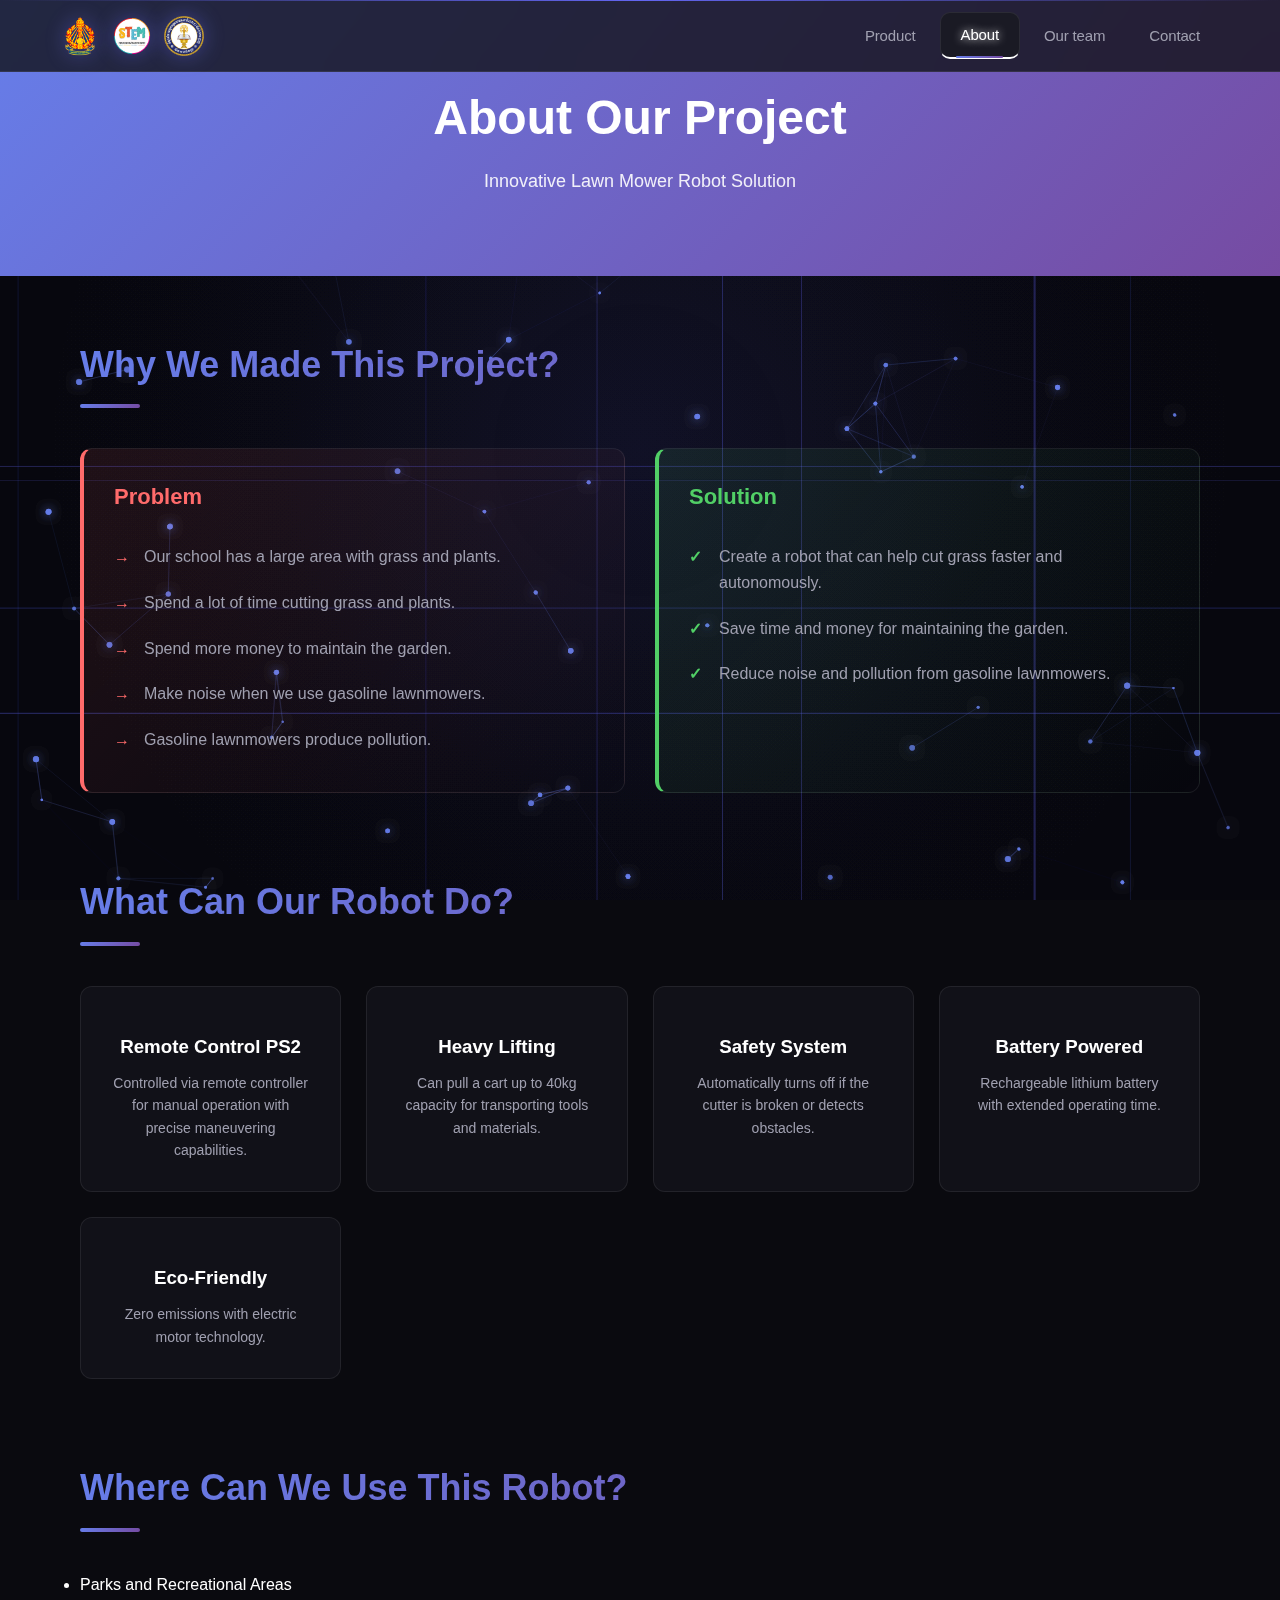
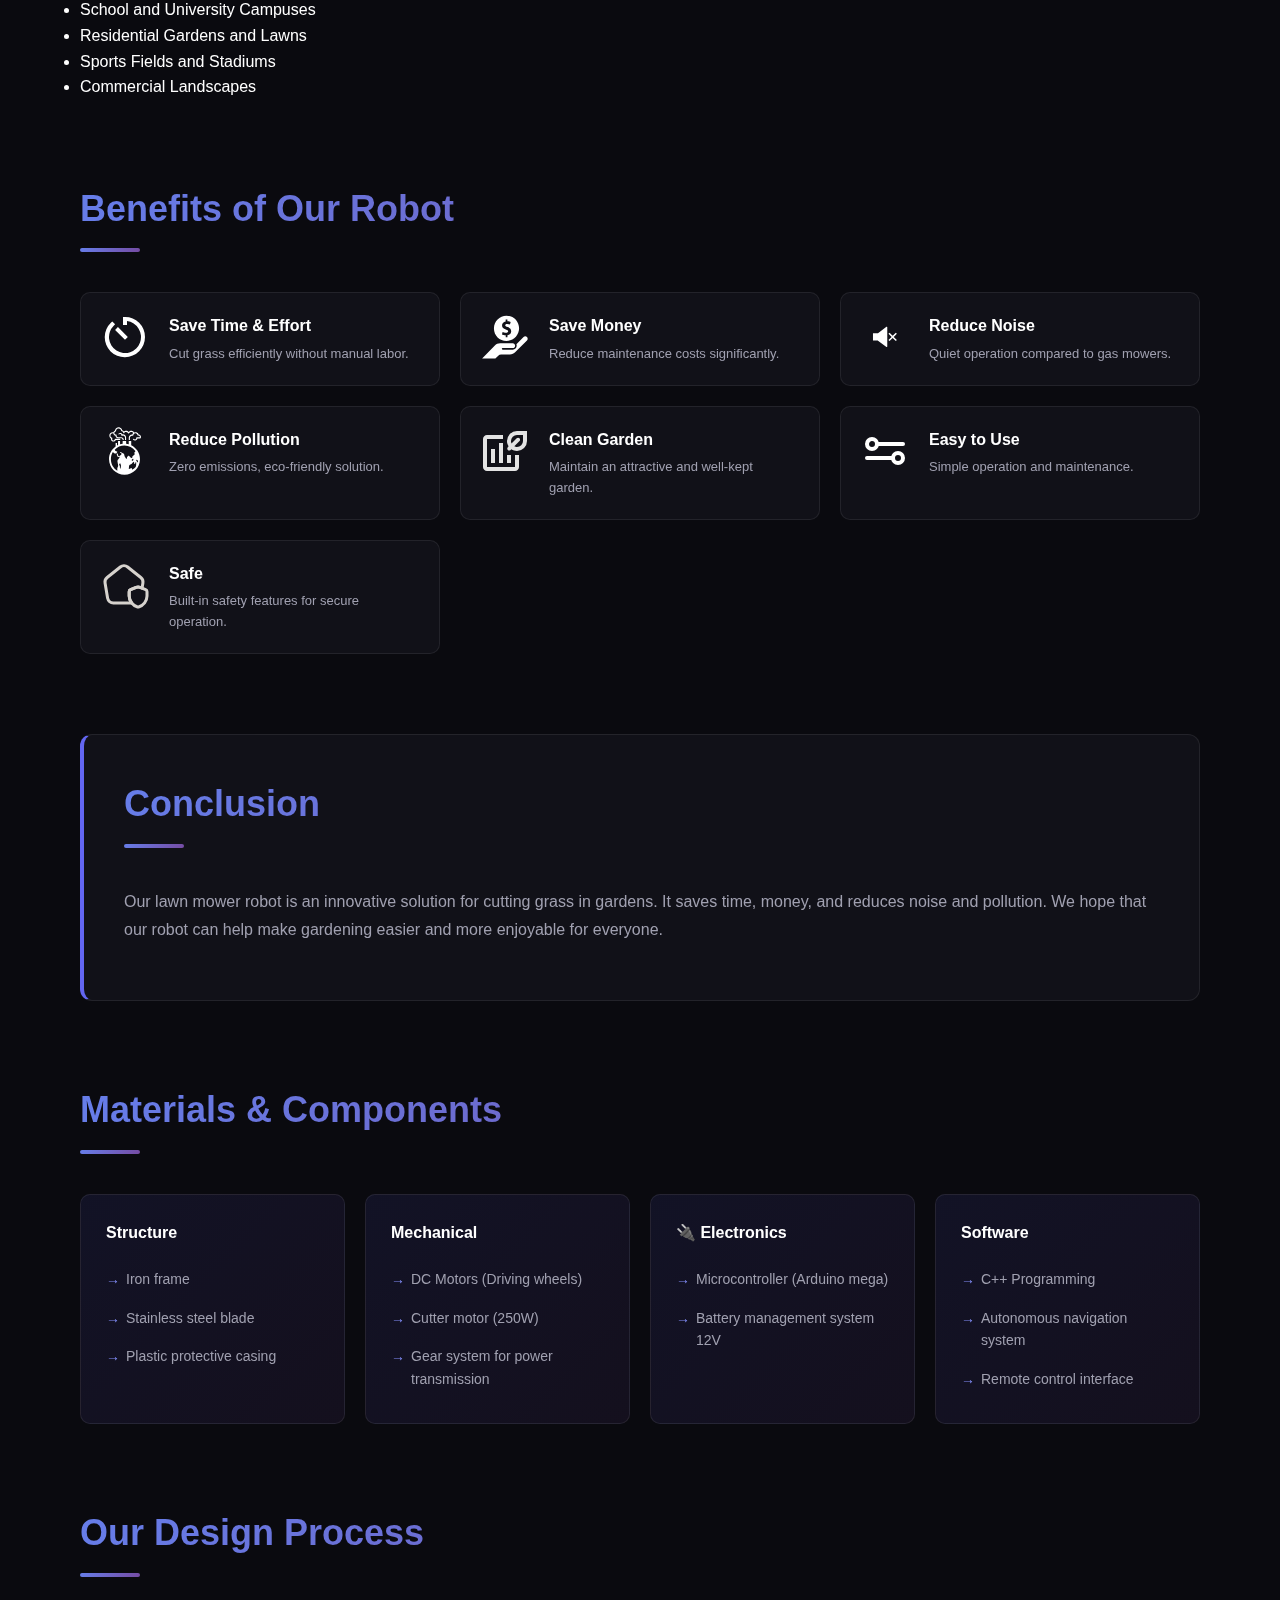
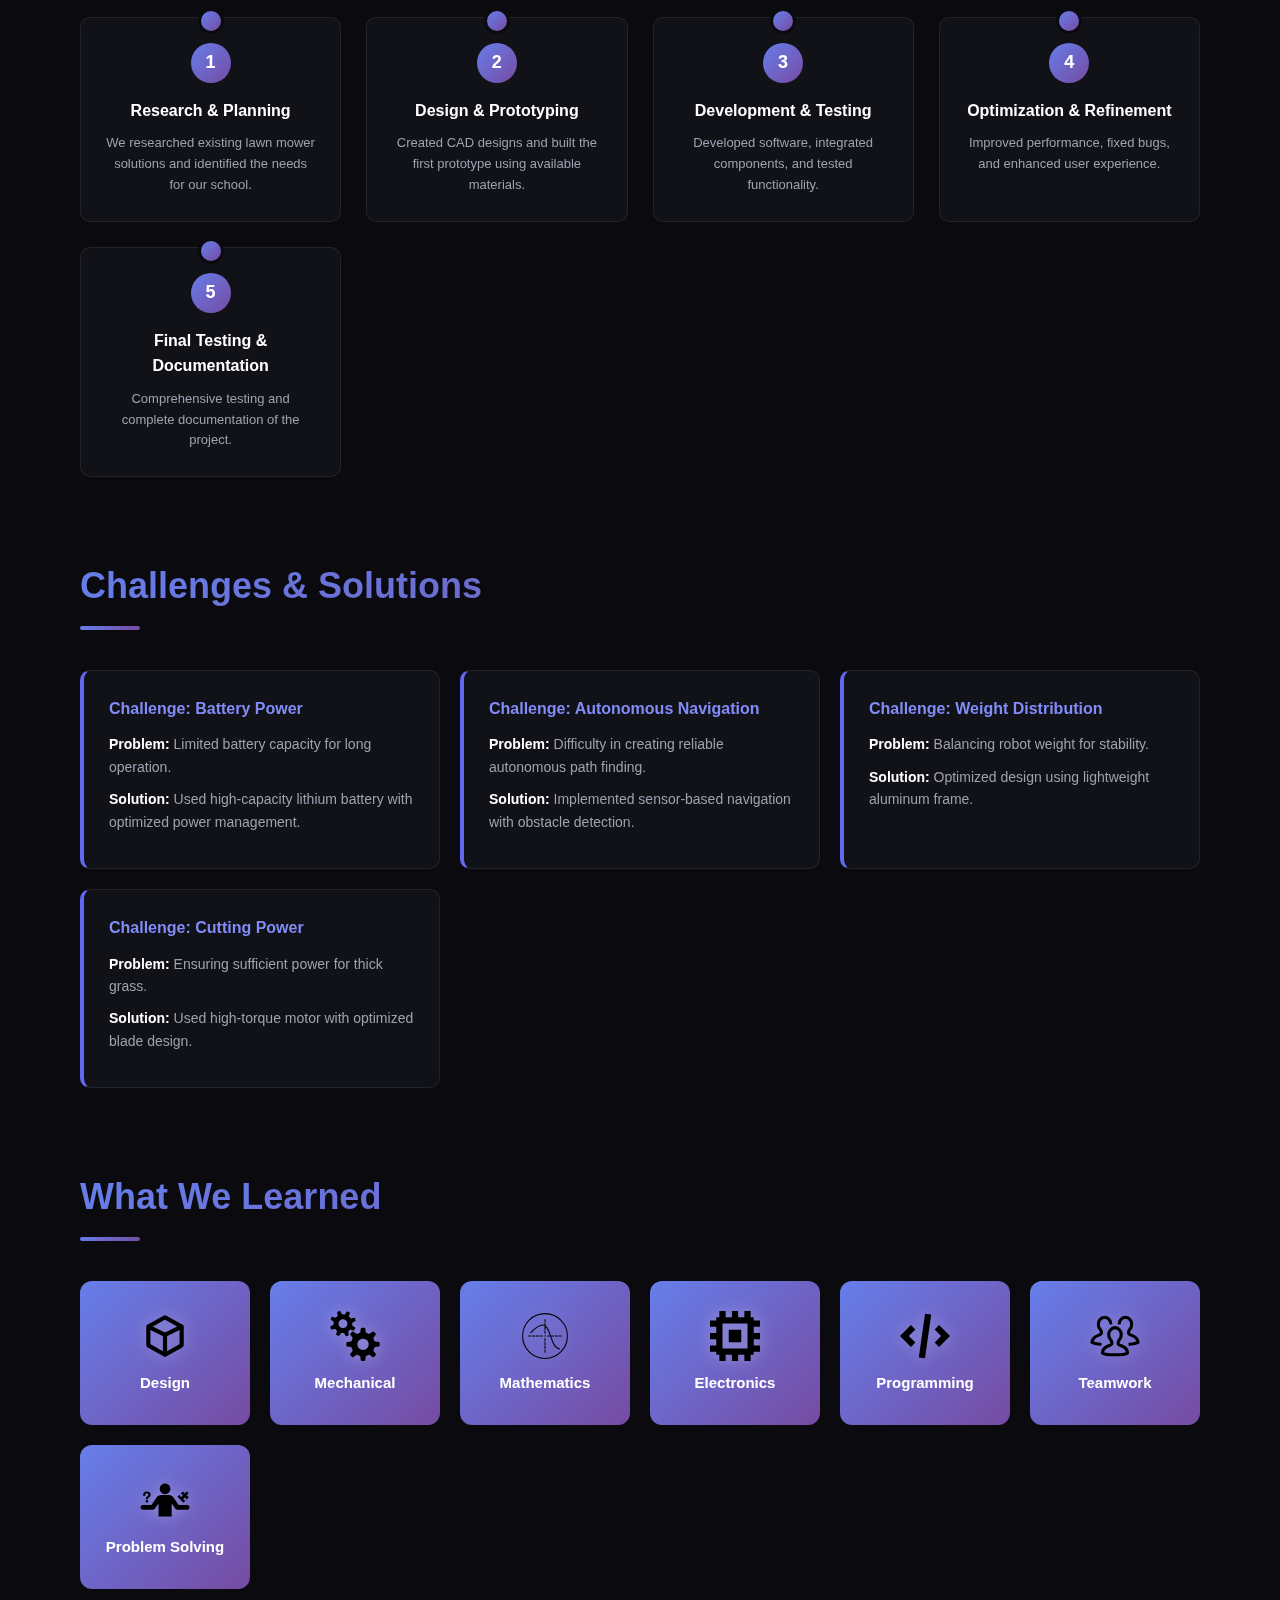
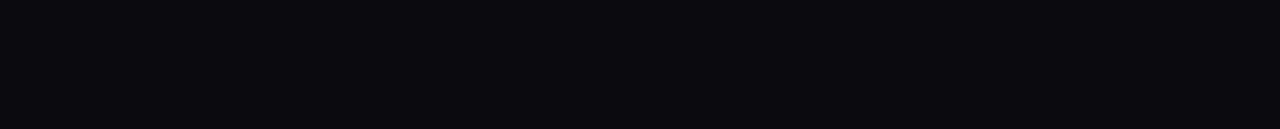
<file: about.html>
<!DOCTYPE html>
<html lang="en">
<head>
    <meta charset="UTF-8">
    <meta name="viewport" content="width=device-width, initial-scale=1.0">
    <title>Document</title>
    <link rel="stylesheet" href="css/style.css">
    <link rel="stylesheet" href="css/footer.css">
    <link rel="stylesheet" href="css/about.css">
</head>
<body>
    <canvas id="bgCanvas"></canvas>
    <nav class="navbar">
        <div class="logo-container">
        <img class="logo-images "src="assets/MoEYS - 2024.png" alt="">
        <img class="logo-images "src="assets/IMG_0134.png" alt="">
        <img class="logo-images "src="assets/IMG_20251112_173844_555.png" alt="">
        
        </div>
        <input type="checkbox" id="sidebar-active">
        <label for="sidebar-active" class="open-sidebar-button"><svg xmlns="http://www.w3.org/2000/svg" width="32" height=32" fill="currentColor" class="bi bi-list" viewBox="0 0 16 16">
  <path fill-rule="evenodd" d="M2.5 12a.5.5 0 0 1 .5-.5h10a.5.5 0 0 1 0 1H3a.5.5 0 0 1-.5-.5m0-4a.5.5 0 0 1 .5-.5h10a.5.5 0 0 1 0 1H3a.5.5 0 0 1-.5-.5m0-4a.5.5 0 0 1 .5-.5h10a.5.5 0 0 1 0 1H3a.5.5 0 0 1-.5-.5"/>
</svg></label>
<div class="links-container">
    <label for="sidebar-active" class="close-sidebar-button">
        <svg xmlns="http://www.w3.org/2000/svg" width="32" height="32" fill="currentColor" class="bi bi-x-lg" viewBox="0 0 16 16">
  <path d="M2.146 2.854a.5.5 0 1 1 .708-.708L8 7.293l5.146-5.147a.5.5 0 0 1 .708.708L8.707 8l5.147 5.146a.5.5 0 0 1-.708.708L8 8.707l-5.146 5.147a.5.5 0 0 1-.708-.708L7.293 8z"/>
</svg>
    </label>
    <a href="index.html" class="link">Product</a>
    <a href="about.html" class="link">About</a>
    <a href="ourTeam.html" class="link">Our team</a>
    <a href="contact.html" class="link">Contact</a>
</div>
    </nav>
    <header class="about-header">
        <div class="header-content">
            <h1>About Our Project</h1>
            <p class="header-subtitle">Innovative Lawn Mower Robot Solution</p>
        </div>
    </header>

    <main class="about-main">
        <!-- Why Section -->
        <section class="section">
            <h2 class="section-title">Why We Made This Project?</h2>
            
            <div class="content-grid">
                <div class="content-block problem-block">
                    <h3>Problem</h3>
                    <ul class="problem-list">
                        <li>Our school has a large area with grass and plants.</li>
                        <li>Spend a lot of time cutting grass and plants.</li>
                        <li>Spend more money to maintain the garden.</li>
                        <li>Make noise when we use gasoline lawnmowers.</li>
                        <li>Gasoline lawnmowers produce pollution.</li>
                    </ul>
                </div>

                <div class="content-block solution-block">
                    <h3>Solution</h3>
                    <ul class="solution-list">
                        <li>Create a robot that can help cut grass faster and autonomously.</li>
                        <li>Save time and money for maintaining the garden.</li>
                        <li>Reduce noise and pollution from gasoline lawnmowers.</li>
                    </ul>
                </div>
            </div>
        </section>

        <!-- Features Section -->
        <section class="section">
            <h2 class="section-title">What Can Our Robot Do?</h2>
            <div class="features-grid">
                <div class="feature-card">
                    <div class="feature-icon"></div>
                    <h3>Remote Control PS2</h3>
                    <p>Controlled via remote controller for manual operation with precise maneuvering capabilities.</p>
                </div>
                <div class="feature-card">
                    <div class="feature-icon"></div>
                    <h3>Heavy Lifting</h3>
                    <p>Can pull a cart up to 40kg capacity for transporting tools and materials.</p>
                </div>
                <div class="feature-card">
                    <div class="feature-icon"></div>
                    <h3>Safety System</h3>
                    <p>Automatically turns off if the cutter is broken or detects obstacles.</p>
                </div>
                <div class="feature-card">
                    <div class="feature-icon"></div>
                    <h3>Battery Powered</h3>
                    <p>Rechargeable lithium battery with extended operating time.</p>
                </div>
                <div class="feature-card">
                    <div class="feature-icon"></div>
                    <h3>Eco-Friendly</h3>
                    <p>Zero emissions with electric motor technology.</p>
                </div>
            </div>
        </section>

        <!-- Places Section -->
        <section class="section">
            <h2 class="section-title">Where Can We Use This Robot?</h2>
            <ul>
                <li>Parks and Recreational Areas</li>
                <li>School and University Campuses</li>
                <li>Residential Gardens and Lawns</li>
                <li>Sports Fields and Stadiums</li>
                <li>Commercial Landscapes</li>
            </ul>
            </div>
        </section>

        <!-- Benefits Section -->
        <section class="section">
            <h2 class="section-title">Benefits of Our Robot</h2>
            <div class="benefits-grid">
                <div class="benefit-item">
                    <img src="assets/icons/clockoteka-time-icon-svgrepo-com.svg" alt="Time" class="benefit-icon" color="white">
                    <div class="benefit-text">
                        <h4>Save Time & Effort</h4>
                        <p>Cut grass efficiently without manual labor.</p>
                    </div>
                </div>
                <div class="benefit-item">
                    <img src="assets/icons/save-money-cash-savings-money-reserve-svgrepo-com.svg" alt="Money" class="benefit-icon">
                    <div class="benefit-text">
                        <h4>Save Money</h4>
                        <p>Reduce maintenance costs significantly.</p>
                    </div>
                </div>
                <div class="benefit-item">
                    <img src="assets/icons/mute-svgrepo-com.svg" alt="Noise" class="benefit-icon">
                    <div class="benefit-text">
                        <h4>Reduce Noise</h4>
                        <p>Quiet operation compared to gas mowers.</p>
                    </div>
                </div>
                <div class="benefit-item">
                    <img src="assets/icons/pollution-contamination-environmental-pollution-industrian-waste-svgrepo-com.svg" alt="Pollution" class="benefit-icon">
                    <div class="benefit-text">
                        <h4>Reduce Pollution</h4>
                        <p>Zero emissions, eco-friendly solution.</p>
                    </div>
                </div>
                <div class="benefit-item">
                    <img src="assets/icons/energy_program_time_used_24dp_E3E3E3_FILL0_wght400_GRAD0_opsz24.svg" alt="Clean" class="benefit-icon" id="cleanIcon">
                    <div class="benefit-text">
                        <h4>Clean Garden</h4>
                        <p>Maintain an attractive and well-kept garden.</p>
                    </div>
                </div>
                <div class="benefit-item">
                    <img src="assets/icons/sliders-simple-svgrepo-com.svg" alt="Easy" class="benefit-icon">
                    <div class="benefit-text">
                        <h4>Easy to Use</h4>
                        <p>Simple operation and maintenance.</p>
                    </div>
                </div>
                <div class="benefit-item">
                    <img src="assets/icons/safe-home-svgrepo-com.svg" alt="Safe" class="benefit-icon">
                    <div class="benefit-text">
                        <h4>Safe</h4>
                        <p>Built-in safety features for secure operation.</p>
                    </div>
                </div>
            </div>
        </section>

        <!-- Conclusion Section -->
        <section class="section conclusion-section">
            <h2 class="section-title">Conclusion</h2>
            <div class="conclusion-content">
                <p>Our lawn mower robot is an innovative solution for cutting grass in gardens. It saves time, money, and reduces noise and pollution. We hope that our robot can help make gardening easier and more enjoyable for everyone.</p>
            </div>
        </section>


        <!-- Materials Used -->
        <section class="section">
            <h2 class="section-title">Materials & Components</h2>
            <div class="materials-grid">
                <div class="material-item">
                    <h4>Structure</h4>
                    <ul>
                        <li>Iron frame</li>
                        <li>Stainless steel blade</li>
                        <li>Plastic protective casing</li>
                    </ul>
                </div>
                <div class="material-item">
                    <h4>Mechanical</h4>
                    <ul>
                        <li>DC Motors (Driving wheels)</li>
                        <li>Cutter motor (250W)</li>
                        <li>Gear system for power transmission</li>
                    </ul>
                </div>
                <div class="material-item">
                    <h4>🔌 Electronics</h4>
                    <ul>
                        <li>Microcontroller (Arduino mega)</li>
                        <li>Battery management system 12V</li>
                    </ul>
                </div>
                <div class="material-item">
                    <h4>Software</h4>
                    <ul>
                        <li>C++ Programming</li>
                        <li>Autonomous navigation system</li>
                        <li>Remote control interface</li>
                    </ul>
                </div>
            </div>
        </section>

        <!-- Design Process -->
        <section class="section">
            <h2 class="section-title">Our Design Process</h2>
            <div class="process-timeline">
                <div class="timeline-item">
                    <div class="timeline-number">1</div>
                    <h4>Research & Planning</h4>
                    <p>We researched existing lawn mower solutions and identified the needs for our school.</p>
                </div>
                <div class="timeline-item">
                    <div class="timeline-number">2</div>
                    <h4>Design & Prototyping</h4>
                    <p>Created CAD designs and built the first prototype using available materials.</p>
                </div>
                <div class="timeline-item">
                    <div class="timeline-number">3</div>
                    <h4>Development & Testing</h4>
                    <p>Developed software, integrated components, and tested functionality.</p>
                </div>
                <div class="timeline-item">
                    <div class="timeline-number">4</div>
                    <h4>Optimization & Refinement</h4>
                    <p>Improved performance, fixed bugs, and enhanced user experience.</p>
                </div>
                <div class="timeline-item">
                    <div class="timeline-number">5</div>
                    <h4>Final Testing & Documentation</h4>
                    <p>Comprehensive testing and complete documentation of the project.</p>
                </div>
            </div>
        </section>

        <!-- Challenges & Solutions -->
        <section class="section">
        <h2 class="section-title">Challenges & Solutions</h2>
            <div class="challenges-grid">
                <div class="challenge-card">
                    <h4>Challenge: Battery Power</h4>
                    <p><strong>Problem:</strong> Limited battery capacity for long operation.</p>
                    <p><strong>Solution:</strong> Used high-capacity lithium battery with optimized power management.</p>
                </div>
                <div class="challenge-card">
                    <h4>Challenge: Autonomous Navigation</h4>
                    <p><strong>Problem:</strong> Difficulty in creating reliable autonomous path finding.</p>
                    <p><strong>Solution:</strong> Implemented sensor-based navigation with obstacle detection.</p>
                </div>
                <div class="challenge-card">
                    <h4>Challenge: Weight Distribution</h4>
                    <p><strong>Problem:</strong> Balancing robot weight for stability.</p>
                    <p><strong>Solution:</strong> Optimized design using lightweight aluminum frame.</p>
                </div>
                <div class="challenge-card">
                    <h4>Challenge: Cutting Power</h4>
                    <p><strong>Problem:</strong> Ensuring sufficient power for thick grass.</p>
                    <p><strong>Solution:</strong> Used high-torque motor with optimized blade design.</p>
                </div>
            </div>
        </section>

        <!-- What We Learned Section -->
        <section class="section">
            <h2 class="section-title">What We Learned</h2>
            <div class="learning-grid">
                <div class="learning-item">
                    <img src="assets/icons/cube-alt-2-svgrepo-com.svg" alt="Design" class="learning-icon">
                    <p>Design</p>
                </div>
                <div class="learning-item">
                    <img src="assets/icons/gear-10-svgrepo-com.svg" alt="Mechanical" class="learning-icon">
                    <p>Mechanical</p>
                </div>
                <div class="learning-item">
                    <img src="assets/icons/math-wiki-svgrepo-com.svg" alt="Mathematics" class="learning-icon">
                    <p>Mathematics</p>
                </div>
                <div class="learning-item">
                    <img src="assets/icons/microchip-svgrepo-com.svg" alt="Electronics" class="learning-icon">
                    <p>Electronics</p>
                </div>
                <div class="learning-item">
                    <img src="assets/icons/code-svgrepo-com.svg" alt="Programming" class="learning-icon">
                    <p>Programming</p>
                </div>
                <div class="learning-item">
                    <img src="assets/icons/team-svgrepo-com.svg" alt="Teamwork" class="learning-icon">
                    <p>Teamwork</p>
                </div>
                <div class="learning-item">
                    <img src="assets/icons/problem-solver-solution-problem-solving-skill-svgrepo-com.svg" alt="Problem Solving" class="learning-icon">
                    <p>Problem Solving</p>
                </div>
            </div>
        </section>
    </main>






    <script src="script/main.js"></script>
</body>

</html>
</file>
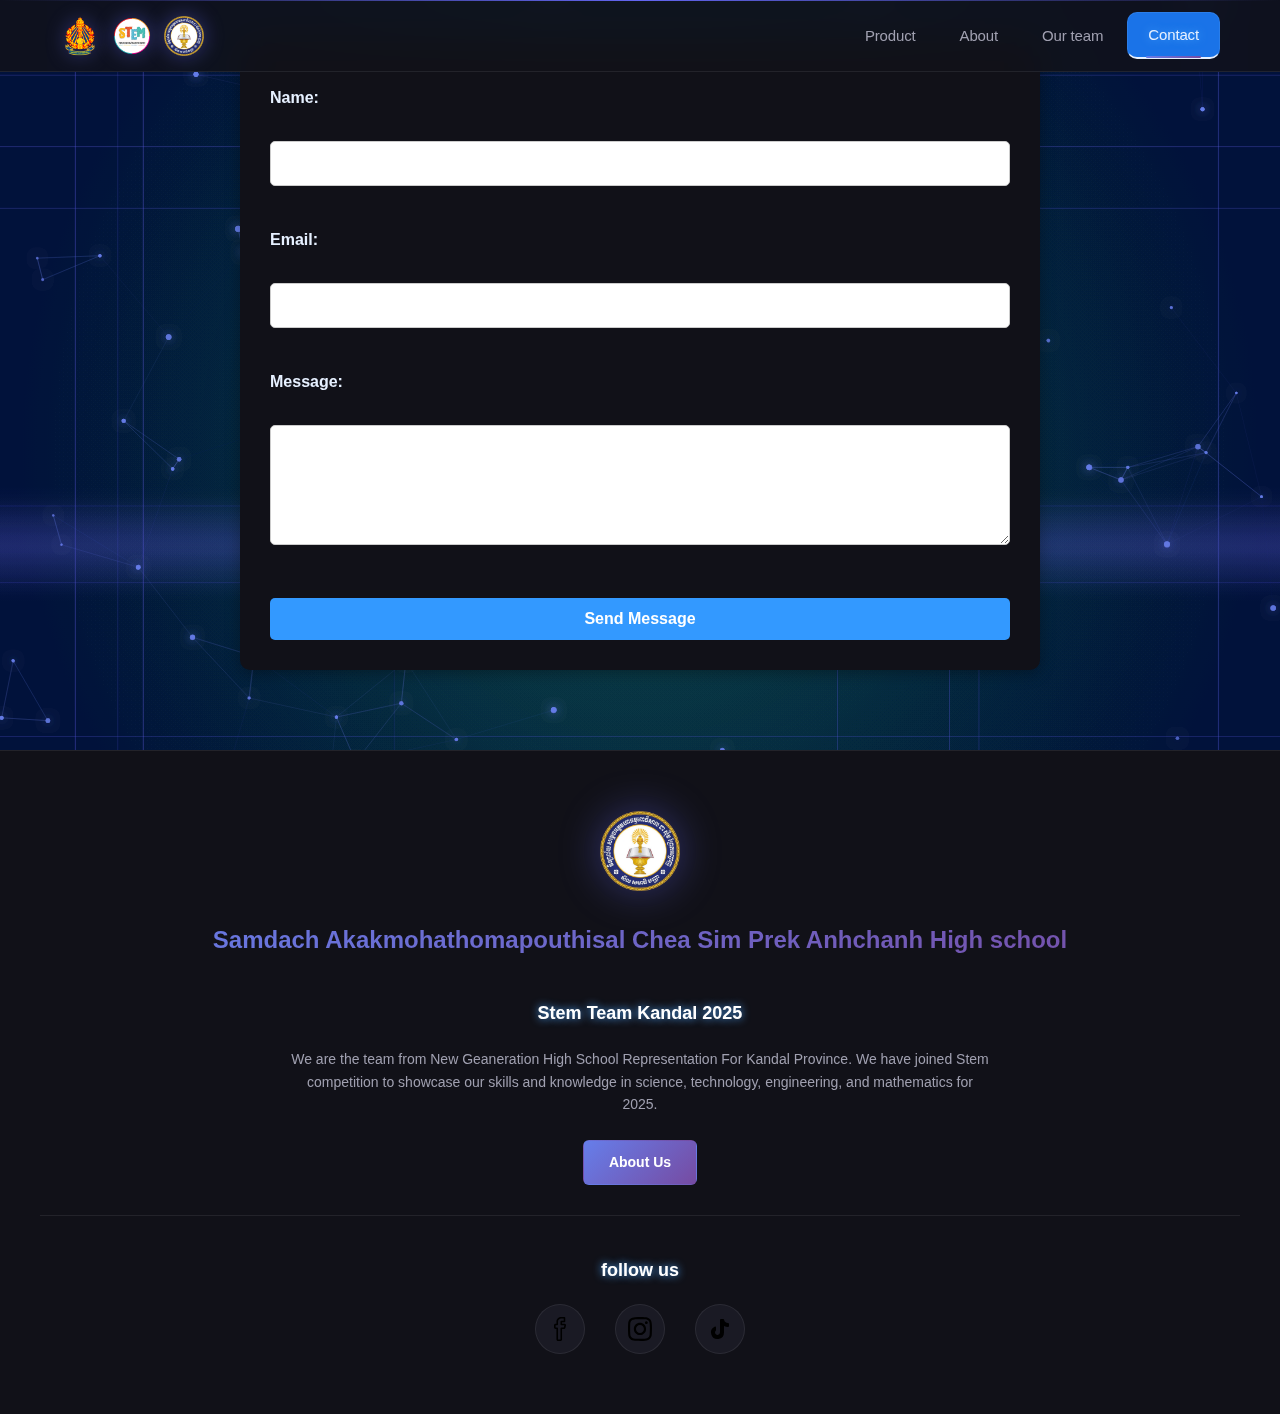
<file: contact.html>
<!DOCTYPE html>
<html lang="en">
<head>
    <meta charset="UTF-8">
    <meta name="viewport" content="width=device-width, initial-scale=1.0">
    <title>Document</title>
    <link rel="stylesheet" href="css/style.css">
    <link rel="stylesheet" href="css/contact.css">
    <link rel="stylesheet" href="css/footer.css">
</head>
<body>
    <canvas id="bgCanvas"></canvas>
    <nav class="navbar">
        <div class="logo-container">
        <img class="logo-images "src="assets/MoEYS - 2024.png" alt="">
        <img class="logo-images "src="assets/IMG_0134.png" alt="">
        <img class="logo-images "src="assets/IMG_20251112_173844_555.png" alt="">
        </div>
        <input type="checkbox" id="sidebar-active">
        <label for="sidebar-active" class="open-sidebar-button"><svg xmlns="http://www.w3.org/2000/svg" width="32" height=32" fill="currentColor" class="bi bi-list" viewBox="0 0 16 16">
  <path fill-rule="evenodd" d="M2.5 12a.5.5 0 0 1 .5-.5h10a.5.5 0 0 1 0 1H3a.5.5 0 0 1-.5-.5m0-4a.5.5 0 0 1 .5-.5h10a.5.5 0 0 1 0 1H3a.5.5 0 0 1-.5-.5m0-4a.5.5 0 0 1 .5-.5h10a.5.5 0 0 1 0 1H3a.5.5 0 0 1-.5-.5"/>
</svg></label>
<div class="links-container">
    <label for="sidebar-active" class="close-sidebar-button">
        <svg xmlns="http://www.w3.org/2000/svg" width="32" height="32" fill="currentColor" class="bi bi-x-lg" viewBox="0 0 16 16">
  <path d="M2.146 2.854a.5.5 0 1 1 .708-.708L8 7.293l5.146-5.147a.5.5 0 0 1 .708.708L8.707 8l5.147 5.146a.5.5 0 0 1-.708.708L8 8.707l-5.146 5.147a.5.5 0 0 1-.708-.708L7.293 8z"/>
</svg>
    </label>
    <a href="product.html" class="link">Product</a>
    <a href="about.html" class="link">About</a>
    <a href="ourTeam.html" class="link">Our team</a>
    <a href="contact.html" class="link">Contact</a>
</div>

    </nav>
    <form action="submit_form.php" method="POST">
        <label for="name">Name:</label><br>
        <input type="text" id="name" name="name" required><br><br>

        <label for="email">Email:</label><br>
        <input type="email" id="email" name="email" required><br><br>

        <label for="message">Message:</label><br>
        <textarea id="message" name="message" required></textarea><br><br>

        <button type="submit">Send Message</button>
    </form>




    <div class="footer">
    <div class="school-logo">
        <img src="assets/IMG_20251112_173844_555.png" alt="school logo" class="footer-logo-images">

    </div>
    <h1 class="school-name">Samdach Akakmohathomapouthisal Chea Sim Prek Anhchanh High school</h1>
    <h2 class="team">Stem Team Kandal 2025</h2>
    <p>We are the team from New Geaneration High School Representation For Kandal Province. We have joined Stem competition to showcase our skills and knowledge in science, technology, engineering, and mathematics for 2025. </p>
    <div class="about-us"> <a href="ourTeam.html">About Us</a></div>
    <hr>
    <h2>follow us</h2>
    <div class="socailmedia-links">
        <a href="https://www.facebook.com/share/1ABxorjkxy/"><img src="assets/icons/facebook-svgrepo-com.svg" alt=""></a>
        <a href=""><img src="assets/icons/instagram-167-svgrepo-com.svg" alt=""></a>
        <a href=""><img src="assets/icons/tiktok-svgrepo-com.svg" alt=""></a>
    </div>

</div>

    <script src="script/main.js"></script>
    <script src="script/contact.js"></script>
</body>
</html>
</file>
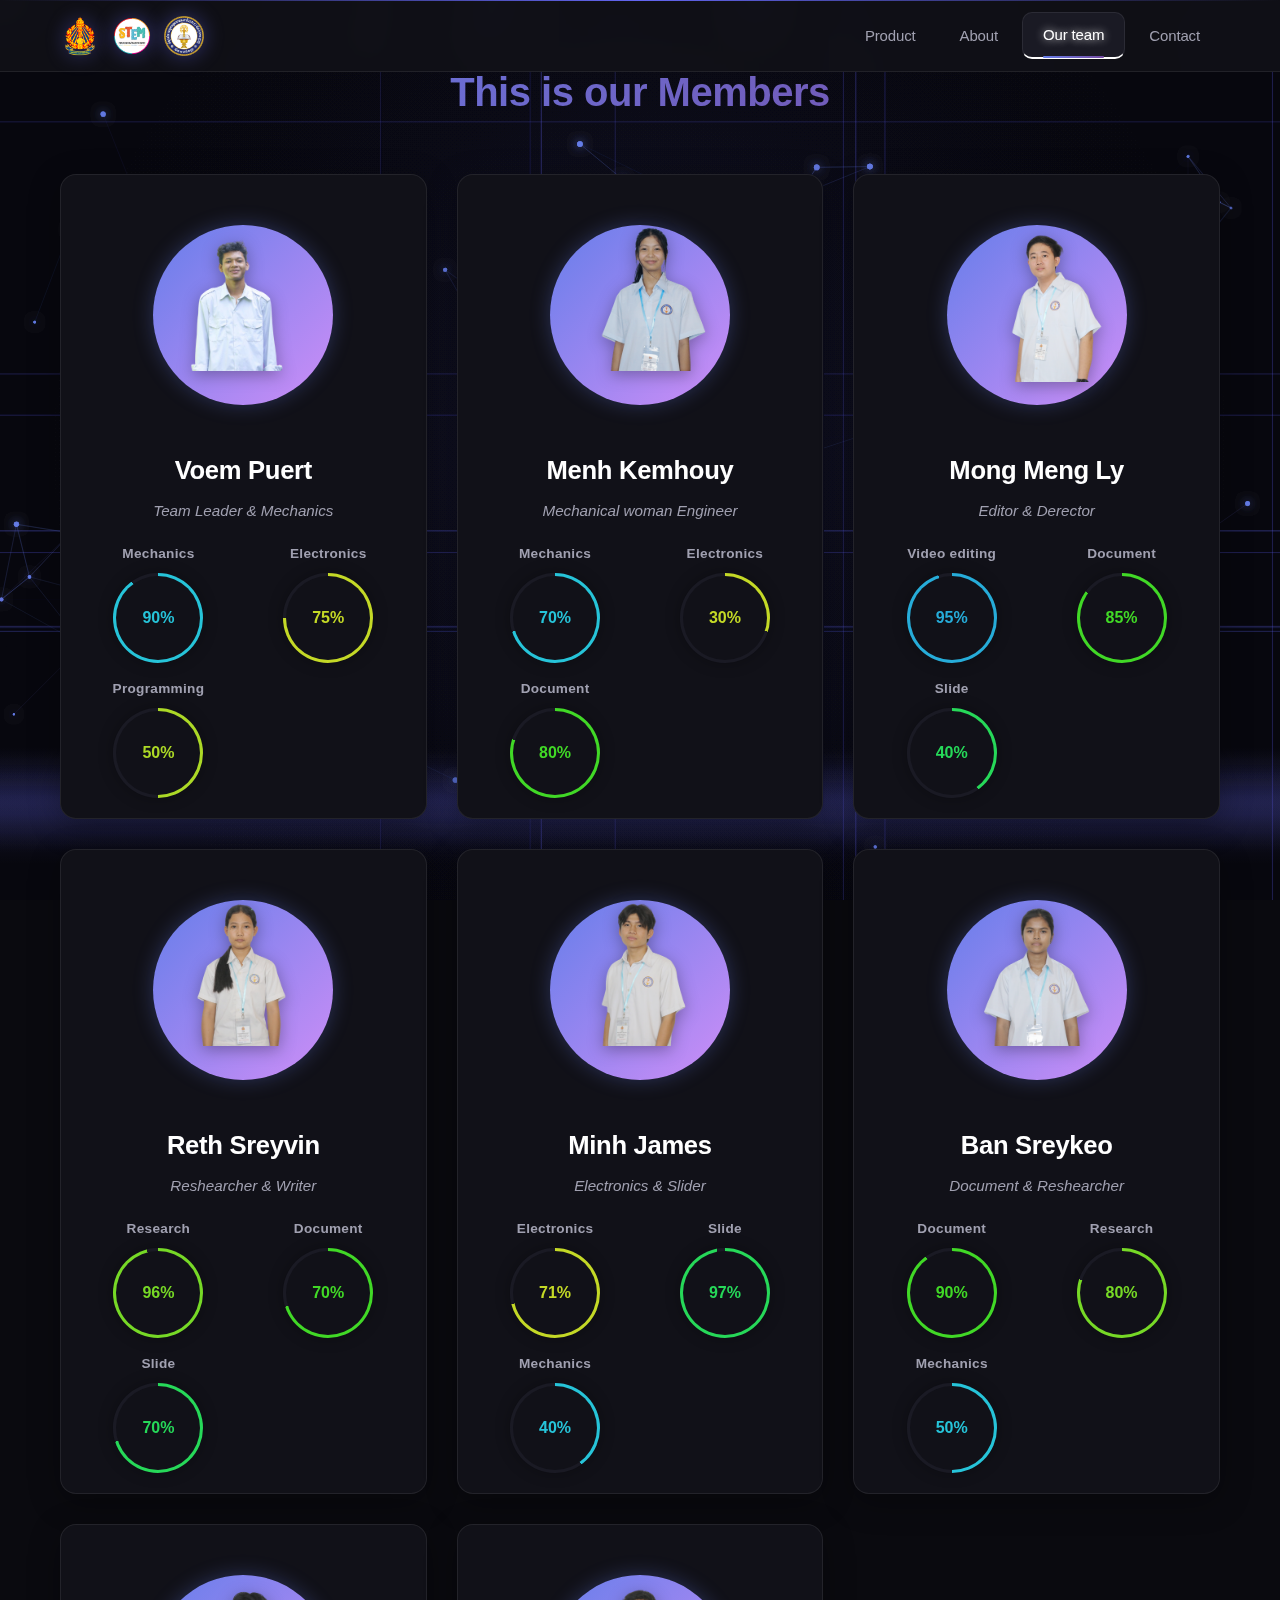
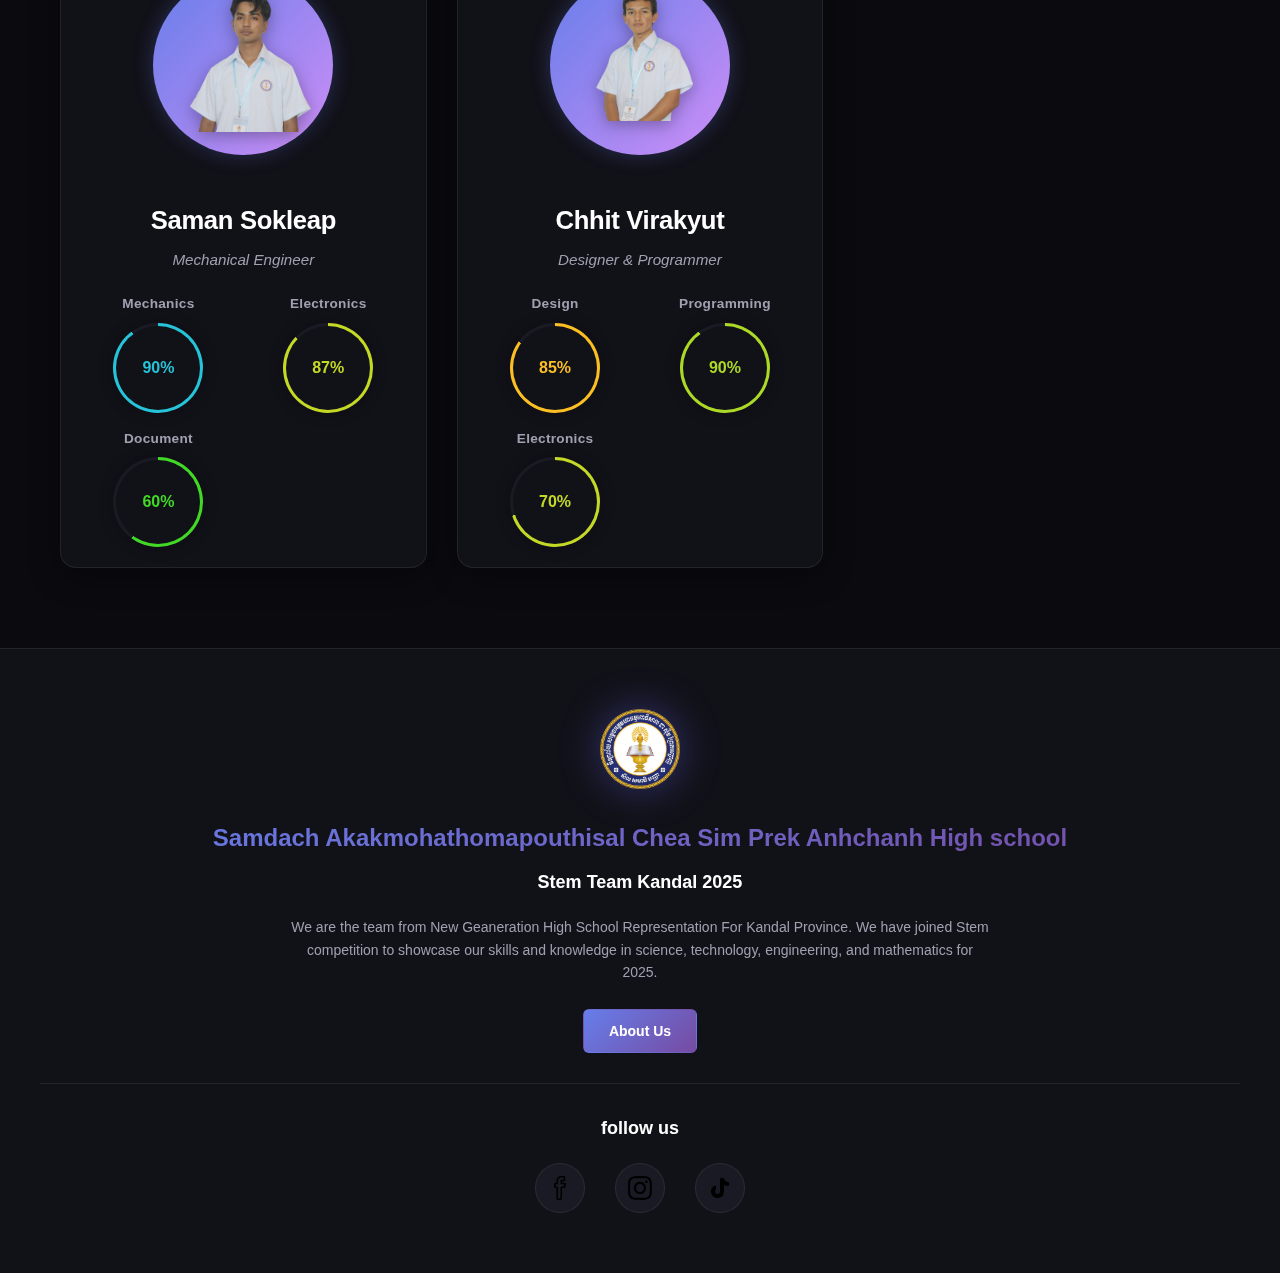
<file: ourTeam.html>
<!DOCTYPE html>
<html lang="en">
<head>
    <meta charset="UTF-8">
    <meta name="viewport" content="width=device-width, initial-scale=1.0">
    <title>Our Team</title>
    <link rel="stylesheet" href="css/style.css">
    <link rel="stylesheet" href="css/footer.css">
    <link rel="stylesheet" href="css/ourTeam.css">
</head>
<body>
    <canvas id="bgCanvas"></canvas>
    
    <!-- Navigation Bar -->
    <nav class="navbar">
        <div class="logo-container">
            <img class="logo-images" src="assets/MoEYS - 2024.png" alt="">
            <img class="logo-images" src="assets/IMG_0134.png" alt="">
            <img class="logo-images" src="assets/IMG_20251112_173844_555.png" alt="">
            
        </div>
        <input type="checkbox" id="sidebar-active">
        <label for="sidebar-active" class="open-sidebar-button">
            <svg xmlns="http://www.w3.org/2000/svg" width="32" height="32" fill="currentColor" class="bi bi-list" viewBox="0 0 16 16">
                <path fill-rule="evenodd" d="M2.5 12a.5.5 0 0 1 .5-.5h10a.5.5 0 0 1 0 1H3a.5.5 0 0 1-.5-.5m0-4a.5.5 0 0 1 .5-.5h10a.5.5 0 0 1 0 1H3a.5.5 0 0 1-.5-.5m0-4a.5.5 0 0 1 .5-.5h10a.5.5 0 0 1 0 1H3a.5.5 0 0 1-.5-.5"/>
            </svg>
        </label>
        <div class="links-container">
            <label for="sidebar-active" class="close-sidebar-button">
                <svg xmlns="http://www.w3.org/2000/svg" width="32" height="32" fill="currentColor" class="bi bi-x-lg" viewBox="0 0 16 16">
                    <path d="M2.146 2.854a.5.5 0 1 1 .708-.708L8 7.293l5.146-5.147a.5.5 0 0 1 .708.708L8.707 8l5.147 5.146a.5.5 0 0 1-.708.708L8 8.707l-5.146 5.147a.5.5 0 0 1-.708-.708L7.293 8z"/>
                </svg>
            </label>
            <a href="index.html" class="link">Product</a>
            <a href="about.html" class="link">About</a>
            <a href="ourTeam.html" class="link">Our team</a>
            <a href="contact.html" class="link">Contact</a>
        </div>
    </nav>

    <!-- Team Members Section -->
    <div class="team-wrapper">
        <h1>This is our Members</h1>
        <div class="members-grid" id="membersContainer">
            <!-- Members will be dynamically inserted here -->
        </div>
    </div>

    <!-- Footer -->
    <div class="footer">
        <div class="school-logo">
            <img src="assets/IMG_20251112_173844_555.png" alt="school logo" class="footer-logo-images">
        </div>
        <h1 class="school-name">Samdach Akakmohathomapouthisal Chea Sim Prek Anhchanh High school</h1>
        <h2 class="team">Stem Team Kandal 2025</h2>
        <p>We are the team from New Geaneration High School Representation For Kandal Province. We have joined Stem competition to showcase our skills and knowledge in science, technology, engineering, and mathematics for 2025.</p>
        <div class="about-us"><a href="ourTeam.html">About Us</a></div>
        <hr>
        <h2>follow us</h2>
        <div class="socailmedia-links">
            <a href="https://www.facebook.com/share/1ABxorjkxy/"><img src="assets/icons/facebook-svgrepo-com.svg" alt=""></a>
            <a href=""><img src="assets/icons/instagram-167-svgrepo-com.svg" alt=""></a>
            <a href=""><img src="assets/icons/tiktok-svgrepo-com.svg" alt=""></a>
        </div>
    </div>

    <script src="script/main.js"></script>
    <script src="script/contact.js"></script>
    <script src="script/ourTeam.js"></script>
</body>

</html>
</file>
<file: css/style.css>
@import url('https://fonts.googleapis.com/css2?family=Inter:wght@300;400;500;600;700;800&family=Space+Grotesk:wght@400;500;600;700&display=swap');

:root {
    --primary: #6366f1;
    --primary-dark: #4f46e5;
    --primary-light: #818cf8;
    --bg-dark: #0a0a0f;
    --bg-card: #111118;
    --bg-elevated: #1a1a24;
    --text-primary: #ffffff;
    --text-secondary: #a0a0b0;
    --text-muted: #6b6b7b;
    --border: rgba(255, 255, 255, 0.08);
    --shadow: rgba(0, 0, 0, 0.3);
    --glow: rgba(99, 102, 241, 0.4);
    --gradient-1: linear-gradient(135deg, #667eea 0%, #764ba2 100%);
    --gradient-2: linear-gradient(135deg, #f093fb 0%, #f5576c 100%);
    --gradient-3: linear-gradient(135deg, #4facfe 0%, #00f2fe 100%);
}

* {
    margin: 0;
    padding: 0;
    box-sizing: border-box;
}

html {
    font-family: 'Inter', -apple-system, BlinkMacSystemFont, 'Segoe UI', sans-serif;
    scroll-behavior: smooth;
    overflow-x: hidden;
}

body {
    background: var(--bg-dark);
    color: var(--text-primary);
    line-height: 1.6;
    overflow-x: hidden;
}
#bgCanvas {
    position: fixed;
    top: 0;
    left: 0;
    width: 100%;
    height: 100%;
    z-index: -1;
    pointer-events: none;
}

/* ===== NAVBAR ===== */
.navbar {
    height: 72px;
    display: flex;
    align-items: center;
    justify-content: space-between;
    background: rgba(17, 17, 24, 0.8);
    backdrop-filter: blur(20px);
    -webkit-backdrop-filter: blur(20px);
    padding: 0 clamp(20px, 5vw, 60px);
    position: fixed;
    top: 0;
    left: 0;
    right: 0;
    z-index: 1000;
    border-bottom: 1px solid var(--border);
    transition: all 0.3s cubic-bezier(0.4, 0, 0.2, 1);
}

.navbar::before {
    content: '';
    position: absolute;
    top: 0;
    left: 0;
    right: 0;
    height: 1px;
    background: linear-gradient(90deg, transparent, var(--primary), transparent);
    opacity: 0;
    transition: opacity 0.3s ease;
}

.navbar:hover::before {
    opacity: 1;
}

.logo-container {
    display: flex;
    align-items: center;
    gap: 12px;
    z-index: 10;
}

.logo-images {
    height: 40px;
    width: auto;
    cursor: pointer;
    transition: transform 0.3s ease, filter 0.3s ease;
    filter: drop-shadow(0 0 10px var(--glow));
}

.logo-images:hover {
    transform: scale(1.05) rotate(-5deg);
}

#sidebar-active {
    display: none;
}

.open-sidebar-button,
.close-sidebar-button {
    display: none;
    color: var(--text-primary);
    font-size: 24px;
    cursor: pointer;
    padding: 8px;
    border-radius: 8px;
    transition: all 0.3s ease;
    background: transparent;
    border: 1px solid var(--border);
}

.open-sidebar-button:hover,
.close-sidebar-button:hover {
    background: var(--bg-elevated);
    border-color: var(--primary);
}

.links-container {
    display: flex;
    gap: 4px;
    align-items: center;
}

.link {
    display: flex;
    align-items: center;
    padding: 10px 20px;
    color: var(--text-secondary);
    text-decoration: none;
    font-size: 15px;
    font-weight: 500;
    border-radius: 10px;
    position: relative;
    transition: all 0.3s cubic-bezier(0.4, 0, 0.2, 1);
    letter-spacing: -0.01em;
}

.link::before {
    content: '';
    position: absolute;
    inset: 0;
    border-radius: 10px;
    background: var(--gradient-1);
    opacity: 0;
    transition: opacity 0.3s ease;
    z-index: -1;
}

.link:hover {
    color: var(--text-primary);
    transform: translateY(-2px);
}

.link:hover::before {
    opacity: 0.15;
}

.link.active {
    color: var(--text-primary);
    background: var(--bg-elevated);
    border: 1px solid var(--border);
}

.link.active::after {
    content: '';
    position: absolute;
    bottom: -1px;
    left: 20%;
    right: 20%;
    height: 2px;
    background: var(--gradient-1);
    border-radius: 2px;
}

/* ===== HERO CONTAINER ===== */
.container {
    min-height: 100vh;
    background: var(--bg-dark);
    position: relative;
    display: flex;
    flex-direction: column;
    align-items: center;
    justify-content: center;
    padding: 120px 20px 40px;
    overflow: hidden;
}

.container::before {
    content: '';
    position: absolute;
    top: 0;
    left: 50%;
    transform: translateX(-50%);
    width: 800px;
    height: 800px;
    background: radial-gradient(circle, rgba(99, 102, 241, 0.15) 0%, transparent 70%);
    pointer-events: none;
}

#name_text {
    font-family: 'Space Grotesk', sans-serif;
    font-size: clamp(40px, 8vw, 96px);
    font-weight: 700;
    text-align: center;
    margin-bottom: 20px;
    background: linear-gradient(135deg, #ffffff 0%, #a0a0b0 100%);
    -webkit-background-clip: text;
    -webkit-text-fill-color: transparent;
    background-clip: text;
    letter-spacing: -0.02em;
    position: relative;
    z-index: 2;
    animation: fadeInUp 0.8s ease;
}

@keyframes fadeInUp {
    from {
        opacity: 0;
        transform: translateY(30px);
    }
    to {
        opacity: 1;
        transform: translateY(0);
    }
}

.robot-image {
    position: relative;
    max-width: 100%;
    height: auto;
    max-height: 50vh;
    z-index: 2;
    animation: float 6s ease-in-out infinite;
    filter: drop-shadow(0 20px 60px rgba(99, 102, 241, 0.3));
}

@keyframes float {
    0%, 100% { transform: translateY(0); }
    50% { transform: translateY(-20px); }
}

/* ===== COLOR PICKER ===== */
.color-container {
    display: flex;
    gap: 16px;
    justify-content: center;
    align-items: center;
    padding: 16px;
    background: var(--bg-card);
    border-radius: 20px;
    border: 1px solid var(--border);
    margin: 40px 0;
    z-index: 2;
    backdrop-filter: blur(10px);
}

.colors {
    width: 48px;
    height: 48px;
    border-radius: 12px;
    cursor: pointer;
    border: 2px solid transparent;
    transition: all 0.3s cubic-bezier(0.4, 0, 0.2, 1);
    position: relative;
}

.colors::before {
    content: '';
    position: absolute;
    inset: -4px;
    border-radius: 14px;
    background: var(--gradient-1);
    opacity: 0;
    transition: opacity 0.3s ease;
    z-index: -1;
}

.colors:hover {
    transform: scale(1.15) translateY(-4px);
    box-shadow: 0 8px 24px var(--shadow);
}

.colors:hover::before {
    opacity: 0.5;
}

.colors:active {
    transform: scale(0.95);
}

#black { background: #000000; }
#white { background: #ffffff; border-color: var(--border); }
#blue { background: linear-gradient(135deg, #667eea 0%, #764ba2 100%); }
#gray { background: #71717a; }
#red { background: linear-gradient(135deg, #f093fb 0%, #f5576c 100%); }

/* ===== PRICING CARD ===== */
.container3 {
    position: relative;
    max-width: 900px;
    width: calc(100% - 40px);
    margin: 40px auto 0;
    background: var(--bg-card);
    border-radius: 24px;
    border: 1px solid var(--border);
    padding: 32px;
    display: grid;
    grid-template-columns: 1fr auto;
    gap: 32px;
    align-items: center;
    box-shadow: 0 20px 60px var(--shadow);
    transition: all 0.4s cubic-bezier(0.4, 0, 0.2, 1);
    z-index: 2;
}

.container3::before {
    content: '';
    position: absolute;
    inset: 0;
    border-radius: 24px;
    padding: 1px;
    background: var(--gradient-1);
    -webkit-mask: linear-gradient(#fff 0 0) content-box, linear-gradient(#fff 0 0);
    mask: linear-gradient(#fff 0 0) content-box, linear-gradient(#fff 0 0);
    -webkit-mask-composite: xor;
    mask-composite: exclude;
    opacity: 0;
    transition: opacity 0.4s ease;
}

.container3:hover::before {
    opacity: 0.5;
}

.container3:hover {
    transform: translateY(-8px);
    box-shadow: 0 30px 80px var(--shadow), 0 0 100px var(--glow);
}

.price-container {
    display: flex;
    align-items: center;
    gap: 16px;
    flex-wrap: wrap;
}

#priceText {
    font-size: 18px;
    color: var(--text-muted);
    text-decoration: line-through;
}

#discount {
    background: var(--gradient-2);
    color: white;
    font-weight: 600;
    padding: 6px 14px;
    border-radius: 12px;
    font-size: 13px;
    text-transform: uppercase;
    letter-spacing: 0.5px;
    box-shadow: 0 4px 12px rgba(245, 87, 108, 0.3);
}

#newPrice {
    font-size: 36px;
    font-weight: 700;
    background: var(--gradient-2);
    -webkit-background-clip: text;
    -webkit-text-fill-color: transparent;
    background-clip: text;
}

.button-container {
    display: flex;
    justify-content: flex-end;
}

#buyNow {
    background: var(--gradient-1);
    border: none;
    color: white;
    font-weight: 600;
    font-size: 16px;
    padding: 16px 40px;
    border-radius: 14px;
    cursor: pointer;
    transition: all 0.3s cubic-bezier(0.4, 0, 0.2, 1);
    box-shadow: 0 8px 24px rgba(99, 102, 241, 0.3);
    position: relative;
    overflow: hidden;
}

#buyNow::before {
    content: '';
    position: absolute;
    inset: 0;
    background: linear-gradient(135deg, rgba(255, 255, 255, 0.2) 0%, transparent 100%);
    transform: translateX(-100%);
    transition: transform 0.3s ease;
}

#buyNow:hover::before {
    transform: translateX(0);
}

#buyNow:hover {
    transform: translateY(-4px);
    box-shadow: 0 12px 36px rgba(99, 102, 241, 0.5);
}

#buyNow:active {
    transform: translateY(-2px);
}

/* ===== IMAGE GRID ===== */
.image-container {
    margin-top: 80px;
    display: grid;
    grid-template-columns: repeat(auto-fit, minmax(300px, 1fr));
    gap: 24px;
    padding: 0 clamp(20px, 5vw, 60px);
    max-width: 1400px;
    width: 100%;
    margin-inline: auto;
}

.image-wrapper {
    display: flex;
    flex-direction: column;
    gap: 16px;
}

.image-cards {
    width: 100%;
    aspect-ratio: 1;
    background: var(--bg-card);
    border-radius: 20px;
    border: 1px solid var(--border);
    overflow: hidden;
    transition: all 0.4s cubic-bezier(0.4, 0, 0.2, 1);
    position: relative;
}

.image-cards::before {
    content: '';
    position: absolute;
    inset: 0;
    background: var(--gradient-3);
    opacity: 0;
    transition: opacity 0.4s ease;
}

.image-cards:hover {
    transform: translateY(-12px) scale(1.02);
    box-shadow: 0 24px 60px var(--shadow);
    border-color: var(--primary);
}

.image-cards:hover::before {
    opacity: 0.1;
}

.infor-container {
    margin-top: 60px;
    padding: 40px 20px;
    text-align: center;
    max-width: 800px;
    margin-inline: auto;
}

.infor-container h2 {
    font-family: 'Space Grotesk', sans-serif;
    font-size: clamp(28px, 5vw, 48px);
    font-weight: 700;
    margin-bottom: 16px;
    background: var(--gradient-1);
    -webkit-background-clip: text;
    -webkit-text-fill-color: transparent;
    background-clip: text;
}

.infor-container p {
    color: var(--text-secondary);
    font-size: 18px;
    line-height: 1.8;
}

/* ===== RESPONSIVE ===== */
@media (max-width: 768px) {
    .navbar {
        padding: 0 20px;
    }

    .open-sidebar-button {
        display: block;
        z-index: 100;
    }

    .links-container {
        position: fixed;
        top: 0;
        right: 0;
        width: min(80vw, 300px);
        height: 100vh;
        background: var(--bg-card);
        backdrop-filter: blur(20px);
        flex-direction: column;
        padding: 100px 30px 30px;
        align-items: stretch;
        gap: 8px;
        transform: translateX(100%);
        opacity: 0;
        transition: all 0.4s cubic-bezier(0.4, 0, 0.2, 1);
        border-left: 1px solid var(--border);
        box-shadow: -10px 0 40px var(--shadow);
        z-index: 999;
    }

    #sidebar-active:checked ~ .links-container {
        transform: translateX(0);
        opacity: 1;
    }

    .close-sidebar-button {
        display: block;
        position: absolute;
        top: 20px;
        right: 20px;
    }

    .link {
        width: 100%;
        justify-content: flex-start;
        padding: 16px 20px;
        font-size: 16px;
    }

    .link.active::after {
        left: 0;
        right: auto;
        width: 3px;
        height: 100%;
        bottom: 0;
    }

    .container3 {
        grid-template-columns: 1fr;
        gap: 24px;
        padding: 24px;
    }

    .price-container {
        justify-content: center;
        padding-bottom: 24px;
        border-bottom: 1px solid var(--border);
    }

    .button-container {
        justify-content: center;
    }

    #buyNow {
        width: 100%;
    }

    .image-container {
        grid-template-columns: 1fr;
        gap: 20px;
        margin-top: 40px;
    }

    .color-container {
        flex-wrap: wrap;
        gap: 12px;
    }

    .colors {
        width: 44px;
        height: 44px;
    }
}

@media (max-width: 480px) {
    .navbar {
        height: 64px;
    }

    #name_text {
        font-size: 36px;
    }

    .container3 {
        padding: 20px;
    }

    #newPrice {
        font-size: 28px;
    }

    #buyNow {
        padding: 14px 32px;
        font-size: 15px;
    }
}
#nextButton{
    position: absolute;
    top: 50%;
    transform: translateY(-50%);
    right: 10px;
    background-color: #000f93;
    border-radius: 10%;
    padding: 10px;
    opacity: 0.8;
}
#previousButton{
    position: absolute;
    top: 50%;
    transform: translateY(-50%);
    left: 10px;
    background-color: #000f93;
    border-radius: 10%;
    padding: 10px;
    opacity: 0.8;
}
#nextButton:hover,#previousButton:hover{
    scale: 1.2;
    transition: all 0.4s cubic-bezier(0.4, 0, 0.2, 1);
    cursor: pointer;
    background-color: #00f2fe;
    opacity: 1;
    box-shadow: 0px 0px 30px blue;
}
#imageCards{
    position: relative;
    width: 100%;
    height: 100%;
    overflow: hidden;
    object-fit: cover;
    object-position: center;
}

.resurce-container {
    display: grid;
    grid-template-columns: repeat(auto-fit, minmax(200px, 1fr));
    gap: 20px;
    margin-bottom: 40px;
    max-width: 1200px;
    margin-left: auto;
    margin-right: auto;
    margin-top: 100px;
}

.resurce-container > div {
    background: var(--bg-card);
    backdrop-filter: blur(10px);
    border: 1px solid rgba(255, 255, 255, 0.2);
    border-radius: 16px;
    padding: 24px;
    display: flex;
    flex-direction: column;
    align-items: center;
    gap: 12px;
    transition: all 0.3s ease;
}

.resurce-container > div:hover {
    transform: translateY(-5px);
    background: rgba(255, 255, 255, 0.15);
    box-shadow: 0 10px 30px rgba(0, 0, 0, 0.2);
}

.icon-images {
    width: 48px;
    height: 48px;
    filter: brightness(0) invert(1);
}

.icon-text {
    color: #ffffff;
    font-size: 24px;
    font-weight: 600;
    text-align: center;
}

.size {
    display: grid;
    grid-template-columns: repeat(auto-fit, minmax(300px, 1fr));
    gap: 30px;
    max-width: 1200px;
    margin-left: auto;
    margin-right: auto;
}

.top-view, .side-view {
    background: var(--bg-card);
    backdrop-filter: blur(10px);
    border: 1px solid rgba(255, 255, 255, 0.2);
    border-radius: 16px;
    padding: 24px;
    transition: all 0.3s ease;
}

.top-view:hover, .side-view:hover {
    transform: translateY(-5px);
    box-shadow: 0 10px 30px rgba(0, 0, 0, 0.2);
    background: rgba(255, 255, 255, 0.15);
}

.top-view-image, .side-view-image {
    width: 100%;
    height: auto;
    border-radius: 12px;
    margin-bottom: 20px;
    background: rgba(255, 255, 255, 0.05);
    padding: 20px;
}

.infor {
    display: flex;
    flex-direction: column;
    gap: 16px;
}

.width, .height, .wheel-diameter, .wheel-thin {
    display: flex;
    align-items: center;
    gap: 12px;
    padding: 12px;
    background: rgba(255, 255, 255, 0.05);
    border-radius: 10px;
    transition: all 0.2s ease;
}

.width:hover, .height:hover, .wheel-diameter:hover, .wheel-thin:hover {
    background: rgba(255, 255, 255, 0.1);
}

.sideIcon {
    width: 32px;
    height: 32px;
    filter: brightness(0) invert(1);
    flex-shrink: 0;
}

.size-text {
    color: #e0e0e0;
    font-size: 14px;
    flex: 1;
}

.size-number {
    color: #ffffff;
    font-size: 18px;
    font-weight: 600;
    margin-left: auto;
}

/* Responsive Design */
@media (max-width: 768px) {
    body {
        padding: 20px 10px;
    }

    .result-container {
        grid-template-columns: repeat(2, 1fr);
        gap: 12px;
    }

    .result-container > div {
        padding: 16px;
    }

    .icon-text {
        font-size: 18px;
    }

    .icon-images {
        width: 40px;
        height: 40px;
    }

    .size {
        grid-template-columns: 1fr;
    }
}

@media (max-width: 480px) {
    .result-container {
        grid-template-columns: 1fr;
    }

    .icon-text {
        font-size: 20px;
    }

    .size-number {
        font-size: 16px;
    }
}
.graph-container {
    background: white;
    padding: 40px;
    border-radius: 10px;
    box-shadow: 0 10px 30px rgba(0, 0, 0, 0.3);
    width: 90%;
    max-width: 800px;
}

.graph-container h1 {
    text-align: center;
    color: #333;
    margin-bottom: 30px;
    font-size: 28px;
}

.graph-container .chart-wrapper {
    position: relative;
    height: 400px;
    width: 100%;
}
/* Table Styling - Dark Theme */
table {
    width: 100%;
    border-collapse: collapse;
    margin: 30px 0;
    background: var(--bg-card);
    border-radius: 12px;
    overflow: hidden;
    box-shadow: 0 8px 32px var(--shadow);
    border: 1px solid var(--border);
}

table thead {
    background: var(--gradient-1);
}

table th {
    padding: 18px 16px;
    text-align: left;
    font-weight: 700;
    font-size: 14px;
    letter-spacing: 0.5px;
    color: var(--text-primary);
    text-transform: uppercase;
}

table tbody tr {
    border-bottom: 1px solid var(--border);
    transition: all 0.3s ease;
    background: var(--bg-card);
}

table tbody tr:hover {
    background: var(--bg-elevated);
    box-shadow: inset 0 0 20px var(--glow);
}

table tbody tr:last-child {
    border-bottom: none;
}

table td {
    padding: 16px;
    font-size: 14px;
    color: var(--text-primary);
    font-weight: 500;
}

table tbody tr:nth-child(even) {
    background: rgba(99, 102, 241, 0.05);
}

table tbody tr:hover td {
    color: var(--primary-light);
}

/* Responsive table for mobile */
@media (max-width: 768px) {
    table {
        font-size: 12px;
        margin: 20px 0;
    }
    
    table th,
    table td {
        padding: 12px;
    }
    
    table th {
        font-size: 12px;
    }
    
    th {
        white-space: nowrap;
    }
}

/* Responsive table for very small screens */
@media (max-width: 480px) {
    table th,
    table td {
        padding: 10px 8px;
        font-size: 11px;
    }
}
/* Result Container */
.result-container {
    display: grid;
    grid-template-columns: 1fr 1fr;
    gap: 24px;
    padding: 24px;
    max-width: 1400px;
    margin: 0 auto;
}

/* Table Container */
.table-container {
    background: var(--bg-card);
    border: 1px solid var(--border);
    border-radius: 12px;
    padding: 24px;
    box-shadow: 0 8px 32px var(--shadow);
    transition: all 0.3s ease;
}

.table-container:hover {
    border-color: var(--primary);
    box-shadow: 0 8px 32px var(--glow);
}

/* Graph Container */
.graph-container {
    background: var(--bg-card);
    border: 1px solid var(--border);
    border-radius: 12px;
    padding: 24px;
    box-shadow: 0 8px 32px var(--shadow);
    transition: all 0.3s ease;
}

.graph-container:hover {
    border-color: var(--primary);
    box-shadow: 0 8px 32px var(--glow);
}

.graph-container h1 {
    color: var(--text-primary);
    font-size: 20px;
    font-weight: 700;
    margin-bottom: 16px;
    background: var(--gradient-1);
    -webkit-background-clip: text;
    -webkit-text-fill-color: transparent;
    background-clip: text;
}

/* Chart Wrapper */
.chart-wrapper {
    position: relative;
    height: 350px;
    width: 100%;
}

/* Calculator Container */
.calculator-container {
    background: var(--bg-card);
    border: 1px solid var(--border);
    border-radius: 12px;
    padding: 24px;
    box-shadow: 0 8px 32px var(--shadow);
    grid-column: 1 / -1;
    transition: all 0.3s ease;
    min-height: 200px;
    display: flex;
    align-items: center;
    justify-content: center;
}

.calculator-container:hover {
    border-color: var(--primary);
    box-shadow: 0 8px 32px var(--glow);
}

.calculator-container h2 {
    color: var(--text-secondary);
    font-size: 16px;
}

/* Responsive Design */
@media (max-width: 1024px) {
    .result-container {
        grid-template-columns: 1fr;
        gap: 20px;
        padding: 16px;
    }
    
    .calculator-container {
        grid-column: 1;
    }
}

@media (max-width: 768px) {
    .result-container {
        gap: 16px;
        padding: 12px;
    }
    
    .table-container,
    .graph-container,
    .calculator-container {
        padding: 16px;
        border-radius: 8px;
    }
    
    .chart-wrapper {
        height: 300px;
    }
    
    .graph-container h1 {
        font-size: 18px;
    }
}

@media (max-width: 480px) {
    .result-container {
        gap: 12px;
        padding: 8px;
    }
    
    .table-container,
    .graph-container,
    .calculator-container {
        padding: 12px;
        border-radius: 6px;
    }
    
    .chart-wrapper {
        height: 250px;
    }
    
    .graph-container h1 {
        font-size: 16px;
        margin-bottom: 12px;
    }
}
/* Calculator Content */
.calc-content {
    display: flex;
    flex-direction: column;
    gap: 20px;
    width: 100%;
}

.calc-content h2 {
    color: var(--text-primary);
    font-size: 22px;
    font-weight: 700;
    background: var(--gradient-1);
    -webkit-background-clip: text;
    -webkit-text-fill-color: transparent;
    background-clip: text;
    margin: 0;
}

.calc-description {
    color: var(--text-secondary);
    font-size: 14px;
    margin: 0;
}

/* Input Group */
.calc-input-group {
    display: flex;
    flex-direction: column;
    gap: 8px;
}

.calc-input-group label {
    color: var(--text-primary);
    font-size: 14px;
    font-weight: 600;
    text-transform: uppercase;
    letter-spacing: 0.5px;
}

.calc-input {
    padding: 12px 16px;
    background: var(--bg-elevated);
    border: 1px solid var(--border);
    border-radius: 8px;
    color: var(--text-primary);
    font-size: 14px;
    font-weight: 500;
    transition: all 0.3s ease;
}

.calc-input:focus {
    outline: none;
    border-color: var(--primary);
    box-shadow: 0 0 0 3px var(--glow);
}

.calc-input::placeholder {
    color: var(--text-muted);
}

/* Calculate Button */
.calc-button {
    padding: 12px 24px;
    background: var(--gradient-1);
    border: none;
    border-radius: 8px;
    color: var(--text-primary);
    font-size: 14px;
    font-weight: 700;
    text-transform: uppercase;
    letter-spacing: 1px;
    cursor: pointer;
    transition: all 0.3s ease;
    box-shadow: 0 4px 15px var(--glow);
}

.calc-button:hover {
    transform: translateY(-2px);
    box-shadow: 0 6px 20px var(--glow);
}

.calc-button:active {
    transform: translateY(0);
}

/* Result Section */
.calc-result {
    display: flex;
    flex-direction: column;
    gap: 12px;
    padding: 16px;
    background: rgba(99, 102, 241, 0.1);
    border: 1px solid var(--primary);
    border-radius: 8px;
    animation: slideIn 0.3s ease;
}

.calc-result.hidden {
    display: none;
}

@keyframes slideIn {
    from {
        opacity: 0;
        transform: translateY(-10px);
    }
    to {
        opacity: 1;
        transform: translateY(0);
    }
}

.result-item {
    display: flex;
    justify-content: space-between;
    align-items: center;
    gap: 12px;
}

.result-label {
    color: var(--text-secondary);
    font-size: 14px;
    font-weight: 600;
}

.result-value {
    color: var(--primary-light);
    font-size: 16px;
    font-weight: 700;
}

/* Responsive */
@media (max-width: 768px) {
    .calc-content {
        gap: 16px;
    }
    
    .calc-content h2 {
        font-size: 18px;
    }
    
    .calc-button {
        font-size: 13px;
        padding: 10px 20px;
    }
}

.rating-system {
    margin: 40px 0;
    padding: 30px;
    background: #f9f9f9;
    border-radius: 12px;
    box-shadow: 0 2px 8px rgba(0, 0, 0, 0.1);
}

.rating-system h2 {
    color: #333;
    margin-bottom: 25px;
    font-size: 24px;
}

.rating-system h3 {
    color: #333;
    margin-bottom: 15px;
    font-size: 18px;
}

/* Star Container */
.star-container {
    background: white;
    padding: 25px;
    border-radius: 10px;
    margin-bottom: 25px;
}

.rating-overview {
    display: grid;
    grid-template-columns: 200px 1fr;
    gap: 30px;
    align-items: start;
}

.overall-rating {
    text-align: center;
    padding: 20px;
    background: #f0f7ff;
    border-radius: 8px;
}

.rating-number {
    font-size: 48px;
    font-weight: bold;
    color: #ffc107;
    margin-bottom: 10px;
}

#starContainer {
    display: flex;
    justify-content: center;
    gap: 5px;
    margin-bottom: 10px;
}

.star-display {
    font-size: 24px;
    color: #ffc107;
}

.total-reviews {
    color: #666;
    font-size: 13px;
}

/* Rating Bars */
.rating-bars {
    display: flex;
    flex-direction: column;
    gap: 10px;
}

.rating-bar {
    display: grid;
    grid-template-columns: 40px 1fr 40px;
    gap: 12px;
    align-items: center;
}

.bar-label {
    text-align: center;
    font-weight: 600;
    color: #666;
    font-size: 13px;
}

.bar-container {
    height: 8px;
    background: #e0e0e0;
    border-radius: 4px;
    overflow: hidden;
}

.bar-fill {
    height: 100%;
    background: linear-gradient(90deg, #667eea, #764ba2);
    border-radius: 4px;
    transition: width 0.3s ease;
}

.bar-count {
    text-align: right;
    color: #666;
    font-size: 13px;
    min-width: 40px;
}

/* Review Feedback */
.review-feedback {
    background: white;
    padding: 25px;
    border-radius: 10px;
    margin-bottom: 25px;
}

.reviews-list {
    max-height: 400px;
    overflow-y: auto;
}

.review-item {
    padding: 15px;
    border: 1px solid #e0e0e0;
    border-radius: 8px;
    margin-bottom: 12px;
    background: #fafafa;
}

.review-header {
    display: flex;
    justify-content: space-between;
    align-items: center;
    margin-bottom: 8px;
}

.review-author {
    font-weight: 600;
    color: #333;
}

.review-date {
    font-size: 12px;
    color: #999;
}

.review-stars {
    color: #ffc107;
    font-size: 14px;
    letter-spacing: 2px;
}

.review-text {
    color: #555;
    font-size: 14px;
    line-height: 1.5;
}

.no-reviews {
    text-align: center;
    color: #999;
    padding: 30px 20px;
    font-size: 14px;
}

/* Review Form */
.rate-write-review {
    background: white;
    padding: 25px;
    border-radius: 10px;
}

.review-form {
    display: flex;
    flex-direction: column;
    gap: 20px;
}

.form-group {
    display: flex;
    flex-direction: column;
}

.form-group label {
    margin-bottom: 8px;
    color: #333;
    font-weight: 600;
    font-size: 14px;
}

.stars-input {
    display: flex;
    gap: 10px;
    margin-bottom: 10px;
}

.star-input {
    font-size: 32px;
    cursor: pointer;
    color: #ddd;
    transition: all 0.2s ease;
}

.star-input:hover,
.star-input.active {
    color: #ffc107;
    transform: scale(1.2);
}

.selected-rating {
    font-size: 13px;
    color: #667eea;
    min-height: 20px;
}

input[type="text"],
textarea {
    padding: 12px;
    border: 2px solid #e0e0e0;
    border-radius: 6px;
    font-family: inherit;
    font-size: 14px;
    transition: border-color 0.3s ease;
}

input[type="text"]:focus,
textarea:focus {
    outline: none;
    border-color: #667eea;
    background: #f0f7ff;
}

textarea {
    resize: vertical;
    min-height: 100px;
}

/* Buttons */
.button-group {
    display: flex;
    gap: 12px;
}

button {
    padding: 12px 24px;
    border: none;
    border-radius: 6px;
    font-size: 14px;
    font-weight: 600;
    cursor: pointer;
    transition: all 0.3s ease;
}

.submit-btn {
    flex: 1;
    background: linear-gradient(135deg, #667eea, #764ba2);
    color: white;
}

.submit-btn:hover:not(:disabled) {
    transform: translateY(-2px);
    box-shadow: 0 8px 16px rgba(102, 126, 234, 0.3);
}

.submit-btn:disabled {
    opacity: 0.5;
    cursor: not-allowed;
}

.reset-btn {
    flex: 1;
    background: #e0e0e0;
    color: #333;
}

.reset-btn:hover {
    background: #d0d0d0;
}

/* Responsive */
@media (max-width: 768px) {
    .rating-overview {
        grid-template-columns: 1fr;
    }

    .rating-bar {
        grid-template-columns: 30px 1fr 30px;
    }

    .star-input {
        font-size: 28px;
    }
}

@media (max-width: 480px) {
    .rating-system {
        padding: 15px;
    }

    .star-input {
        font-size: 24px;
    }

    .button-group {
        flex-direction: column;
    }
}
</file>
<file: css/footer.css>
:root {
    --primary: #6366f1;
    --primary-dark: #4f46e5;
    --primary-light: #818cf8;
    --bg-dark: #0a0a0f;
    --bg-card: #111118;
    --bg-elevated: #1a1a24;
    --text-primary: #ffffff;
    --text-secondary: #a0a0b0;
    --text-muted: #6b6b7b;
    --border: rgba(255, 255, 255, 0.08);
    --shadow: rgba(0, 0, 0, 0.3);
    --glow: rgba(99, 102, 241, 0.4);
    --gradient-1: linear-gradient(135deg, #667eea 0%, #764ba2 100%);
    --gradient-2: linear-gradient(135deg, #f093fb 0%, #f5576c 100%);
    --gradient-3: linear-gradient(135deg, #4facfe 0%, #00f2fe 100%);
}

.footer {
    background: var(--bg-card);
    border-top: 1px solid var(--border);
    padding: 60px 40px;
    margin-top: 80px;
    color: var(--text-primary);
}

/* School Logo */
.school-logo {
    display: flex;
    justify-content: center;
    margin-bottom: 30px;
}

.footer-logo-images {
    width: 80px;
    height: 80px;
    object-fit: contain;
    filter: drop-shadow(0 0 20px var(--glow));
    transition: all 0.3s ease;
}

.footer-logo-images:hover {
    transform: scale(1.1);
    filter: drop-shadow(0 0 30px var(--primary-light));
}

/* School Name */
.school-name {
    text-align: center;
    font-size: 24px;
    font-weight: 700;
    margin-bottom: 10px;
    background: var(--gradient-1);
    -webkit-background-clip: text;
    -webkit-text-fill-color: transparent;
    background-clip: text;
}

/* Team Name */
.team {
    text-align: center;
    font-size: 16px;
    font-weight: 600;
    color: var(--text-secondary);
    margin-bottom: 20px;
}

/* Description */
.footer p {
    text-align: center;
    max-width: 700px;
    margin: 0 auto 25px;
    color: var(--text-secondary);
    font-size: 14px;
    line-height: 1.6;
}

/* About Us */
.about-us {
    text-align: center;
    margin-bottom: 25px;
}

.about-us a {
    display: inline-block;
    padding: 10px 25px;
    background: var(--gradient-1);
    color: var(--text-primary);
    text-decoration: none;
    border-radius: 6px;
    font-weight: 600;
    font-size: 14px;
    transition: all 0.3s ease;
    border: 1px solid transparent;
}

.about-us a:hover {
    transform: translateY(-2px);
    box-shadow: 0 8px 24px var(--glow);
}

/* Divider */
.footer hr {
    margin: 30px 0;
    border: none;
    height: 1px;
    background: var(--border);
}

/* Follow Us Title */
.footer h2 {
    text-align: center;
    font-size: 18px;
    font-weight: 600;
    margin-bottom: 20px;
    color: var(--text-primary);
}

/* Social Media Links */
.socailmedia-links {
    display: flex;
    justify-content: center;
    gap: 30px;
    margin-top: 20px;
}

.socailmedia-links a {
    display: inline-flex;
    align-items: center;
    justify-content: center;
    width: 50px;
    height: 50px;
    background: var(--bg-elevated);
    border: 1px solid var(--border);
    border-radius: 50%;
    transition: all 0.3s ease;
    position: relative;
    overflow: hidden;
}

.socailmedia-links a::before {
    content: '';
    position: absolute;
    top: 0;
    left: -100%;
    width: 100%;
    height: 100%;
    background: var(--gradient-1);
    transition: left 0.3s ease;
    z-index: -1;
    border-radius: 50%;
}

.socailmedia-links a:hover::before {
    left: 0;
}

.socailmedia-links a:hover {
    border-color: var(--primary);
    transform: translateY(-5px);
    box-shadow: 0 8px 20px var(--glow);
}

.socailmedia-links img {
    width: 24px;
    height: 24px;
    object-fit: contain;
    transition: all 0.3s ease;
    filter: brightness(1);
}

.socailmedia-links a:hover img {
    filter: brightness(1.2) drop-shadow(0 0 8px var(--primary-light));
}

/* Responsive Design */
@media (max-width: 768px) {
    .footer {
        padding: 40px 20px;
        margin-top: 60px;
    }

    .school-name {
        font-size: 20px;
    }

    .team {
        font-size: 14px;
    }

    .footer p {
        font-size: 13px;
    }

    .socailmedia-links {
        gap: 20px;
    }

    .socailmedia-links a {
        width: 45px;
        height: 45px;
    }

    .socailmedia-links img {
        width: 20px;
        height: 20px;
    }
}

@media (max-width: 480px) {
    .footer {
        padding: 30px 15px;
        margin-top: 40px;
    }

    .footer-logo-images {
        width: 60px;
        height: 60px;
    }

    .school-name {
        font-size: 18px;
    }

    .footer p {
        font-size: 12px;
    }

    .socailmedia-links {
        gap: 15px;
    }

    .socailmedia-links a {
        width: 40px;
        height: 40px;
    }

    .socailmedia-links img {
        width: 18px;
        height: 18px;
    }
}
</file>
<file: css/about.css>
:root {
    --primary: #6366f1;
    --primary-dark: #4f46e5;
    --primary-light: #818cf8;
    --bg-dark: #0a0a0f;
    --bg-card: #111118;
    --bg-elevated: #1a1a24;
    --text-primary: #ffffff;
    --text-secondary: #a0a0b0;
    --text-muted: #6b6b7b;
    --border: rgba(255, 255, 255, 0.08);
    --shadow: rgba(0, 0, 0, 0.3);
    --glow: rgba(99, 102, 241, 0.4);
    --gradient-1: linear-gradient(135deg, #667eea 0%, #764ba2 100%);
    --gradient-2: linear-gradient(135deg, #f093fb 0%, #f5576c 100%);
    --gradient-3: linear-gradient(135deg, #4facfe 0%, #00f2fe 100%);
}

* {
    margin: 0;
    padding: 0;
    box-sizing: border-box;
}

body {
    background: var(--bg-dark);
    color: var(--text-primary);
    font-family: 'Segoe UI', Tahoma, Geneva, Verdana, sans-serif;
    line-height: 1.6;
}

/* Header */
.about-header {
    background: var(--gradient-1);
    padding: 80px 40px;
    text-align: center;
    position: relative;
    overflow: hidden;
}

.about-header::before {
    content: '';
    position: absolute;
    top: -50%;
    right: -10%;
    width: 400px;
    height: 400px;
    background: rgba(255, 255, 255, 0.05);
    border-radius: 50%;
    z-index: -1;
}

.header-content h1 {
    font-size: 48px;
    margin-bottom: 10px;
    font-weight: 700;
}

.header-subtitle {
    font-size: 18px;
    opacity: 0.9;
}

/* Main Content */
.about-main {
    max-width: 1200px;
    margin: 0 auto;
    padding: 60px 40px;
}

/* Sections */
.section {
    margin-bottom: 80px;
    animation: fadeInUp 0.6s ease;
}

@keyframes fadeInUp {
    from {
        opacity: 0;
        transform: translateY(20px);
    }
    to {
        opacity: 1;
        transform: translateY(0);
    }
}

.section-title {
    font-size: 36px;
    margin-bottom: 40px;
    background: var(--gradient-1);
    -webkit-background-clip: text;
    -webkit-text-fill-color: transparent;
    background-clip: text;
    position: relative;
    padding-bottom: 15px;
}

.section-title::after {
    content: '';
    position: absolute;
    bottom: 0;
    left: 0;
    width: 60px;
    height: 4px;
    background: var(--gradient-1);
    border-radius: 2px;
}

/* Problem & Solution Grid */
.content-grid {
    display: grid;
    grid-template-columns: 1fr 1fr;
    gap: 30px;
    margin-bottom: 40px;
}

.content-block {
    padding: 30px;
    border-radius: 12px;
    border: 1px solid var(--border);
    background: var(--bg-card);
}

.problem-block {
    border-left: 4px solid #ff6b6b;
    background: linear-gradient(135deg, rgba(255, 107, 107, 0.1), transparent);
}

.solution-block {
    border-left: 4px solid #51cf66;
    background: linear-gradient(135deg, rgba(81, 207, 102, 0.1), transparent);
}

.content-block h3 {
    margin-bottom: 20px;
    font-size: 22px;
}

.problem-block h3 {
    color: #ff6b6b;
}

.solution-block h3 {
    color: #51cf66;
}

.problem-list,
.solution-list {
    list-style: none;
}

.problem-list li,
.solution-list li {
    padding: 10px 0;
    padding-left: 30px;
    position: relative;
    color: var(--text-secondary);
}

.problem-list li::before {
    content: '→';
    position: absolute;
    left: 0;
    color: #ff6b6b;
    font-weight: bold;
}

.solution-list li::before {
    content: '✓';
    position: absolute;
    left: 0;
    color: #51cf66;
    font-weight: bold;
}

/* Features Grid */
.features-grid {
    display: grid;
    grid-template-columns: repeat(auto-fit, minmax(250px, 1fr));
    gap: 25px;
}

.feature-card {
    padding: 30px;
    background: var(--bg-card);
    border: 1px solid var(--border);
    border-radius: 12px;
    text-align: center;
    transition: all 0.3s ease;
}

.feature-card:hover {
    border-color: var(--primary);
    background: var(--bg-elevated);
    transform: translateY(-5px);
    box-shadow: 0 15px 40px var(--glow);
}

.feature-icon {
    font-size: 48px;
    margin-bottom: 15px;
}

.feature-card h3 {
    margin-bottom: 10px;
    color: var(--text-primary);
}

.feature-card p {
    color: var(--text-secondary);
    font-size: 14px;
}

/* Places Grid */
.places-grid {
    display: grid;
    grid-template-columns: repeat(auto-fit, minmax(250px, 1fr));
    gap: 25px;
}

.place-item {
    position: relative;
    background: var(--bg-card);
    border: 1px solid var(--border);
    border-radius: 12px;
    overflow: hidden;
    transition: all 0.3s ease;
    cursor: pointer;
    height: 300px;
}

.place-item:hover {
    border-color: var(--primary);
    transform: translateY(-8px);
    box-shadow: 0 20px 50px var(--glow);
}

.place-image {
    width: 100%;
    height: 100%;
    object-fit: cover;
    transition: all 0.3s ease;
}

.place-item:hover .place-image {
    transform: scale(1.1);
    filter: brightness(0.7);
}

.place-item p {
    position: absolute;
    bottom: 0;
    left: 0;
    right: 0;
    background: linear-gradient(to top, rgba(0, 0, 0, 0.8), transparent);
    padding: 20px;
    font-size: 18px;
    font-weight: 600;
    color: var(--text-primary);
}

/* Benefits Grid */
.benefits-grid {
    display: grid;
    grid-template-columns: repeat(auto-fit, minmax(300px, 1fr));
    gap: 20px;
}

.benefit-item {
    display: flex;
    gap: 20px;
    padding: 20px;
    background: var(--bg-card);
    border: 1px solid var(--border);
    border-radius: 10px;
    transition: all 0.3s ease;
}

.benefit-item:hover {
    border-color: var(--primary);
    background: var(--bg-elevated);
    box-shadow: 0 8px 25px var(--glow);
}

.benefit-icon {
    width: 48px;
    height: 48px;
    min-width: 48px;
    object-fit: contain;
    filter: brightness(1) drop-shadow(0 0 8px var(--glow));
    transition: all 0.3s ease;
}

.benefit-text h4 {
    margin-bottom: 5px;
    color: var(--text-primary);
}

.benefit-text p {
    color: var(--text-secondary);
    font-size: 13px;
}

/* Conclusion */
.conclusion-section {
    background: var(--bg-card);
    padding: 40px;
    border-radius: 12px;
    border: 1px solid var(--border);
    border-left: 4px solid var(--primary);
}

.conclusion-content {
    font-size: 16px;
    color: var(--text-secondary);
    line-height: 1.8;
}

.conclusion-content p {
    margin-bottom: 15px;
}

/* Technical Specifications */
.specs-grid {
    display: grid;
    grid-template-columns: repeat(auto-fit, minmax(280px, 1fr));
    gap: 20px;
}

.spec-item {
    padding: 25px;
    background: var(--bg-card);
    border: 1px solid var(--border);
    border-radius: 10px;
    transition: all 0.3s ease;
}

.spec-item:hover {
    border-color: var(--primary);
    background: var(--bg-elevated);
    box-shadow: 0 10px 30px var(--glow);
    transform: translateY(-5px);
}

.spec-item h4 {
    color: var(--primary-light);
    margin-bottom: 12px;
    font-size: 16px;
}

.spec-item p {
    color: var(--text-secondary);
    font-size: 14px;
    line-height: 1.7;
}

/* Materials Grid */
.materials-grid {
    display: grid;
    grid-template-columns: repeat(auto-fit, minmax(250px, 1fr));
    gap: 20px;
}

.material-item {
    padding: 25px;
    background: linear-gradient(135deg, rgba(99, 102, 241, 0.1), rgba(118, 75, 162, 0.1));
    border: 1px solid var(--border);
    border-radius: 10px;
    transition: all 0.3s ease;
}

.material-item:hover {
    background: linear-gradient(135deg, rgba(99, 102, 241, 0.2), rgba(118, 75, 162, 0.2));
    border-color: var(--primary);
    box-shadow: 0 10px 30px var(--glow);
}

.material-item h4 {
    color: var(--text-primary);
    margin-bottom: 15px;
    font-size: 16px;
}

.material-item ul {
    list-style: none;
    color: var(--text-secondary);
    font-size: 14px;
}

.material-item li {
    padding: 8px 0;
    padding-left: 20px;
    position: relative;
}

.material-item li::before {
    content: '→';
    position: absolute;
    left: 0;
    color: var(--primary-light);
}

/* Design Process Timeline */
.process-timeline {
    display: grid;
    grid-template-columns: repeat(auto-fit, minmax(220px, 1fr));
    gap: 25px;
    position: relative;
}

.timeline-item {
    padding: 25px;
    background: var(--bg-card);
    border: 1px solid var(--border);
    border-radius: 10px;
    text-align: center;
    transition: all 0.3s ease;
    position: relative;
}

.timeline-item::before {
    content: '';
    position: absolute;
    top: -10px;
    left: 50%;
    width: 20px;
    height: 20px;
    background: var(--gradient-1);
    border: 3px solid var(--bg-dark);
    border-radius: 50%;
    transform: translateX(-50%);
}

.timeline-item:hover {
    border-color: var(--primary);
    background: var(--bg-elevated);
    transform: translateY(-8px);
    box-shadow: 0 15px 40px var(--glow);
}

.timeline-number {
    display: inline-flex;
    align-items: center;
    justify-content: center;
    width: 40px;
    height: 40px;
    background: var(--gradient-1);
    color: white;
    border-radius: 50%;
    font-weight: bold;
    margin-bottom: 15px;
    font-size: 18px;
}

.timeline-item h4 {
    color: var(--text-primary);
    margin-bottom: 10px;
    font-size: 16px;
}

.timeline-item p {
    color: var(--text-secondary);
    font-size: 13px;
    line-height: 1.6;
}

/* Challenges Grid */
.challenges-grid {
    display: grid;
    grid-template-columns: repeat(auto-fit, minmax(280px, 1fr));
    gap: 20px;
}

.challenge-card {
    padding: 25px;
    background: var(--bg-card);
    border: 1px solid var(--border);
    border-left: 4px solid var(--primary);
    border-radius: 10px;
    transition: all 0.3s ease;
}

.challenge-card:hover {
    border-color: var(--primary);
    border-left: 4px solid var(--primary-light);
    background: var(--bg-elevated);
    transform: translateX(10px);
    box-shadow: 0 10px 30px var(--glow);
}

.challenge-card h4 {
    color: var(--primary-light);
    margin-bottom: 12px;
    font-size: 16px;
}

.challenge-card p {
    color: var(--text-secondary);
    font-size: 14px;
    margin-bottom: 10px;
    line-height: 1.6;
}

.challenge-card strong {
    color: var(--text-primary);
}

/* Learning Grid */
.learning-grid {
    display: grid;
    grid-template-columns: repeat(auto-fit, minmax(150px, 1fr));
    gap: 20px;
}

.learning-item {
    padding: 30px 20px;
    background: var(--gradient-1);
    border-radius: 12px;
    text-align: center;
    transition: all 0.3s ease;
    cursor: pointer;
    position: relative;
    overflow: hidden;
}

.learning-item::before {
    content: '';
    position: absolute;
    top: 0;
    left: -100%;
    width: 100%;
    height: 100%;
    background: var(--gradient-3);
    z-index: -1;
    transition: left 0.3s ease;
}

.learning-item:hover::before {
    left: 0;
}

.learning-item:hover {
    transform: translateY(-8px);
    box-shadow: 0 15px 40px var(--glow);
}

.learning-icon {
    width: 50px;
    height: 50px;
    margin: 0 auto 10px;
    display: block;
    object-fit: contain;
    filter: brightness(1) drop-shadow(0 0 8px rgba(255, 255, 255, 0.3));
    transition: all 0.3s ease;
}

.learning-item:hover .learning-icon {
    filter: brightness(1.2) drop-shadow(0 0 12px rgba(255, 255, 255, 0.6));
    transform: scale(1.1);
}

.learning-item p {
    font-weight: 600;
    font-size: 15px;
}

/* Responsive Design */
@media (max-width: 768px) {
    .about-header {
        padding: 50px 20px;
    }

    .header-content h1 {
        font-size: 32px;
    }

    .about-main {
        padding: 40px 20px;
    }

    .section {
        margin-bottom: 60px;
    }

    .section-title {
        font-size: 28px;
        margin-bottom: 30px;
    }

    .content-grid {
        grid-template-columns: 1fr;
    }

    .features-grid,
    .places-grid {
        grid-template-columns: repeat(auto-fit, minmax(200px, 1fr));
    }
}

@media (max-width: 480px) {
    .about-header {
        padding: 40px 15px;
    }

    .header-content h1 {
        font-size: 24px;
    }

    .about-main {
        padding: 20px 15px;
    }

    .section {
        margin-bottom: 40px;
    }

    .section-title {
        font-size: 22px;
        margin-bottom: 20px;
    }

    .content-block {
        padding: 20px;
    }

    .feature-card,
    .place-item,
    .learning-item {
        padding: 20px;
    }

    .benefits-grid {
        grid-template-columns: 1fr;
    }

    .learning-grid {
        grid-template-columns: repeat(auto-fit, minmax(120px, 1fr));
    }
}
.benefit-icon {
    filter: brightness(1) invert(1);
}
#cleanIcon {
    filter: brightness(1) invert(0);
}
</file>
<file: css/contact.css>
:root {
    --accent-color: #3399ff;       /* bright, lively blue for highlights */
    --background-color: #0f1d40;   /* deep blue background for contrast */
    --navbar-bg: #16285c;          /* slightly lighter dark blue for navbar */
    --text-color: #e6f0ff;         /* off-white text for readability */
    --text-shadow-color: #4da6ff;  /* subtle glowing blue for headings */
    --link-hover: #66b3ff;          /* lighter blue for hover states */
    --active-color: #1a73e8;        /* stronger blue for active elements */
    --bg-card: #111118;
}

body {
    padding: 0;
    width: 100%;
    height: 100%;
    margin: 0;
    font-family: Arial, sans-serif;
    background-color: var(--background-color);
    color: var(--text-color);
    overflow: hidden;
}

h2 {
    text-align: center;
    margin-top: 40px;
    text-shadow: 0 0 8px var(--text-shadow-color);
    transition: text-shadow 0.3s ease;
}

h2:hover {
    text-shadow: 0 0 15px var(--accent-color);
}

form {
    max-width: 800px;
    margin: 40px auto;
    padding: 30px;
    background-color: var(--bg-card);
    border-radius: 10px;
    box-shadow: 0 4px 15px rgba(0,0,0,0.3);
    transition: transform 0.3s ease, box-shadow 0.3s ease;
}

form:hover {
    transform: translateY(-5px);
    box-shadow: 0 8px 25px rgba(0,0,0,0.5);
}

label {
    display: block;
    margin-top: 15px;
    font-weight: bold;
}

input[type="text"],
input[type="email"],
textarea {
    font-size: 20px;
    width: 100%;
    padding: 10px;
    margin-top: 5px;
    border-radius: 5px;
    border: 1px solid #ccc;
    box-sizing: border-box;
    transition: border-color 0.3s ease, box-shadow 0.3s ease;
}

input[type="text"]:focus,
input[type="email"]:focus,
textarea:focus {
    border-color: var(--accent-color);
    box-shadow: 0 0 8px var(--accent-color);
    outline: none;
}

textarea {
    min-height: 120px;
    resize: vertical;
}

button {
    margin-top: 20px;
    width: 100%;
    padding: 12px;
    background-color: var(--accent-color);
    color: white;
    border: none;
    border-radius: 5px;
    cursor: pointer;
    font-size: 16px;
    transition: background-color 0.3s ease, transform 0.2s ease;
}

button:hover {
    background-color: var(--active-color);
    transform: scale(1.05);
}
body {
  background-color: var(--background-color);
  background: radial-gradient(ellipse at center, rgb(0, 154, 126) 0%, rgb(0, 39, 88) 100%);
}

/* Optional: background gradient (night sky look) */
body::before {
  content: '';
  position: fixed;
  top: 0;
  left: 0;
  width: 100%;
  height: 100%;
  background: radial-gradient(circle at center, #036a4f 0%, #001a53 80%);
  z-index: -1;
}

/* Responsive for mobile devices */
@media (max-width: 600px) {
    form {
        margin: 20px;
        padding: 20px;
    }

    h2 {
        font-size: 2em;
    }
}
</file>
<file: css/ourTeam.css>
:root {
    --primary: #6366f1;
    --primary-dark: #4f46e5;
    --primary-light: #818cf8;
    --bg-dark: #0a0a0f;
    --bg-card: #111118;
    --bg-elevated: #1a1a24;
    --text-primary: #ffffff;
    --text-secondary: #a0a0b0;
    --text-muted: #6b6b7b;
    --border: rgba(255, 255, 255, 0.08);
    --shadow: rgba(0, 0, 0, 0.3);
    --glow: rgba(99, 102, 241, 0.4);
    --gradient-1: linear-gradient(135deg, #667eea 0%, #764ba2 100%);
}

* {
    margin: 0;
    padding: 0;
    box-sizing: border-box;
}

body {
    font-family: 'Segoe UI', Tahoma, Geneva, Verdana, sans-serif;
    background-color: var(--bg-dark);
    color: var(--text-primary);
    line-height: 1.6;
}

.team-wrapper {
    max-width: 1200px;
    margin: 60px auto 40px;
    padding: 0 20px;
}

.team-wrapper h1 {
    text-align: center;
    font-size: clamp(1.6em, 5vw, 2.5em);
    margin-bottom: 50px;
    background: var(--gradient-1);
    -webkit-background-clip: text;
    -webkit-text-fill-color: transparent;
    background-clip: text;
    font-weight: 700;
    letter-spacing: -0.5px;
}

.members-grid {
    display: grid;
    grid-template-columns: repeat(auto-fit, minmax(280px, 1fr));
    gap: 30px;
}

.member-card {
    background: var(--bg-card);
    border: 1px solid var(--border);
    border-radius: 16px;
    overflow: visible;
    transition: all 0.3s cubic-bezier(0.4, 0, 0.2, 1);
    backdrop-filter: blur(10px);
    box-shadow: 0 8px 32px var(--shadow);
    position: relative;
    display: flex;
    flex-direction: column;
    align-items: center;
    text-align: center;
    padding: 20px;
}

.member-card::before {
    content: '';
    position: absolute;
    top: 0;
    left: 0;
    right: 0;
    bottom: 0;
    background: var(--gradient-1);
    opacity: 0;
    transition: opacity 0.3s ease;
    pointer-events: none;
    border-radius: 16px;
}

.member-card:hover {
    transform: translateY(-8px);
    border-color: var(--primary-light);
    box-shadow: 0 20px 40px var(--glow);
}

.member-card:hover::before {
    opacity: 0.05;
}

.member-photo {
    width: 100%;
    height: 200px;
    display: flex;
    align-items: center;
    justify-content: center;
    position: relative;
    margin-bottom: 15px;
    min-height: 200px;
}

.circle-background {
    width: 150px;
    height: 150px;
    border-radius: 50%;
    display: flex;
    align-items: flex-start;
    justify-content: center;
    position: relative;
    overflow: visible;
    animation: gradientShift 6s ease infinite;
    background: linear-gradient(-45deg, #667eea, #764ba2, #f093fb, #667eea);
    background-size: 400% 400%;
    box-shadow: 0 0 20px rgba(102, 126, 234, 0.3);
    transition: all 0.4s cubic-bezier(0.4, 0, 0.2, 1);
}

@keyframes gradientShift {
    0% {
        background-position: 0% 50%;
    }
    50% {
        background-position: 100% 50%;
    }
    100% {
        background-position: 0% 50%;
    }
}

.member-card:hover .circle-background {
    box-shadow: 0 0 40px rgba(102, 126, 234, 0.6), 
                0 0 60px rgba(245, 87, 108, 0.4);
    transform: scale(1.15);
}

.member-image {
    width: 180px;
    height: 200px;
    object-fit: contain;
    object-position: center top;
    transition: transform 0.4s cubic-bezier(0.4, 0, 0.2, 1);
    filter: drop-shadow(0 4px 8px rgba(0, 0, 0, 0.3));
}

.member-card:hover .member-image {
    transform: scale(1.2) translateY(-10px);
}

.member-info {
    position: relative;
    z-index: 1;
    width: 100%;
}

.member-name {
    font-size: clamp(1.1em, 4vw, 1.6em);
    color: var(--text-primary);
    margin-bottom: 8px;
    font-weight: 700;
    letter-spacing: -0.3px;
}

.member-role {
    color: var(--text-secondary);
    font-size: clamp(0.85em, 3vw, 0.95em);
    margin-bottom: 20px;
    font-style: italic;
    font-weight: 500;
}

.skills {
    display: flex;
    flex-direction: column;
    gap: 20px;
    width: 100%;
}

.skills-chart {
    display: grid;
    grid-template-columns: 1fr 1fr;
    gap: 15px;
}

.skill-item {
    display: flex;
    flex-direction: column;
    align-items: center;
    gap: 8px;
}

.skill-label {
    font-size: clamp(0.75em, 2vw, 0.85em);
    color: var(--text-secondary);
    font-weight: 600;
    text-align: center;
    letter-spacing: 0.3px;
}

.skill-progress {
    width: 80px;
    height: 80px;
    border-radius: 50%;
    background: conic-gradient(
        var(--skill-color) 0deg calc(var(--skill-value) * 3.6deg),
        var(--bg-elevated) calc(var(--skill-value) * 3.6deg) 360deg
    );
    display: flex;
    align-items: center;
    justify-content: center;
    box-shadow: 0 0 15px rgba(0, 0, 0, 0.3);
    transition: transform 0.3s ease, box-shadow 0.3s ease;
    position: relative;
}

.skill-progress::before {
    content: '';
    position: absolute;
    inset: 3px;
    border-radius: 50%;
    background: var(--bg-card);
}

.skill-percentage {
    position: relative;
    z-index: 1;
    font-size: 1em;
    font-weight: 700;
    color: var(--skill-color);
}

.skill-item:hover .skill-progress {
    transform: scale(1.1);
    box-shadow: 0 0 25px var(--skill-color);
}

@media (min-width: 640px) {
    .members-grid {
        grid-template-columns: repeat(auto-fit, minmax(320px, 1fr));
    }
    .member-photo {
        height: 220px;
    }
    .circle-background {
        width: 160px;
        height: 160px;
    }
    .member-image {
        width: 200px;
        height: 220px;
    }
}

@media (min-width: 1024px) {
    .members-grid {
        grid-template-columns: repeat(auto-fit, minmax(350px, 1fr));
    }
    .member-photo {
        height: 240px;
    }
    .circle-background {
        width: 180px;
        height: 180px;
    }
    .member-image {
        width: 220px;
        height: 240px;
    }
    .skill-progress {
        width: 90px;
        height: 90px;
    }
}
</file>
